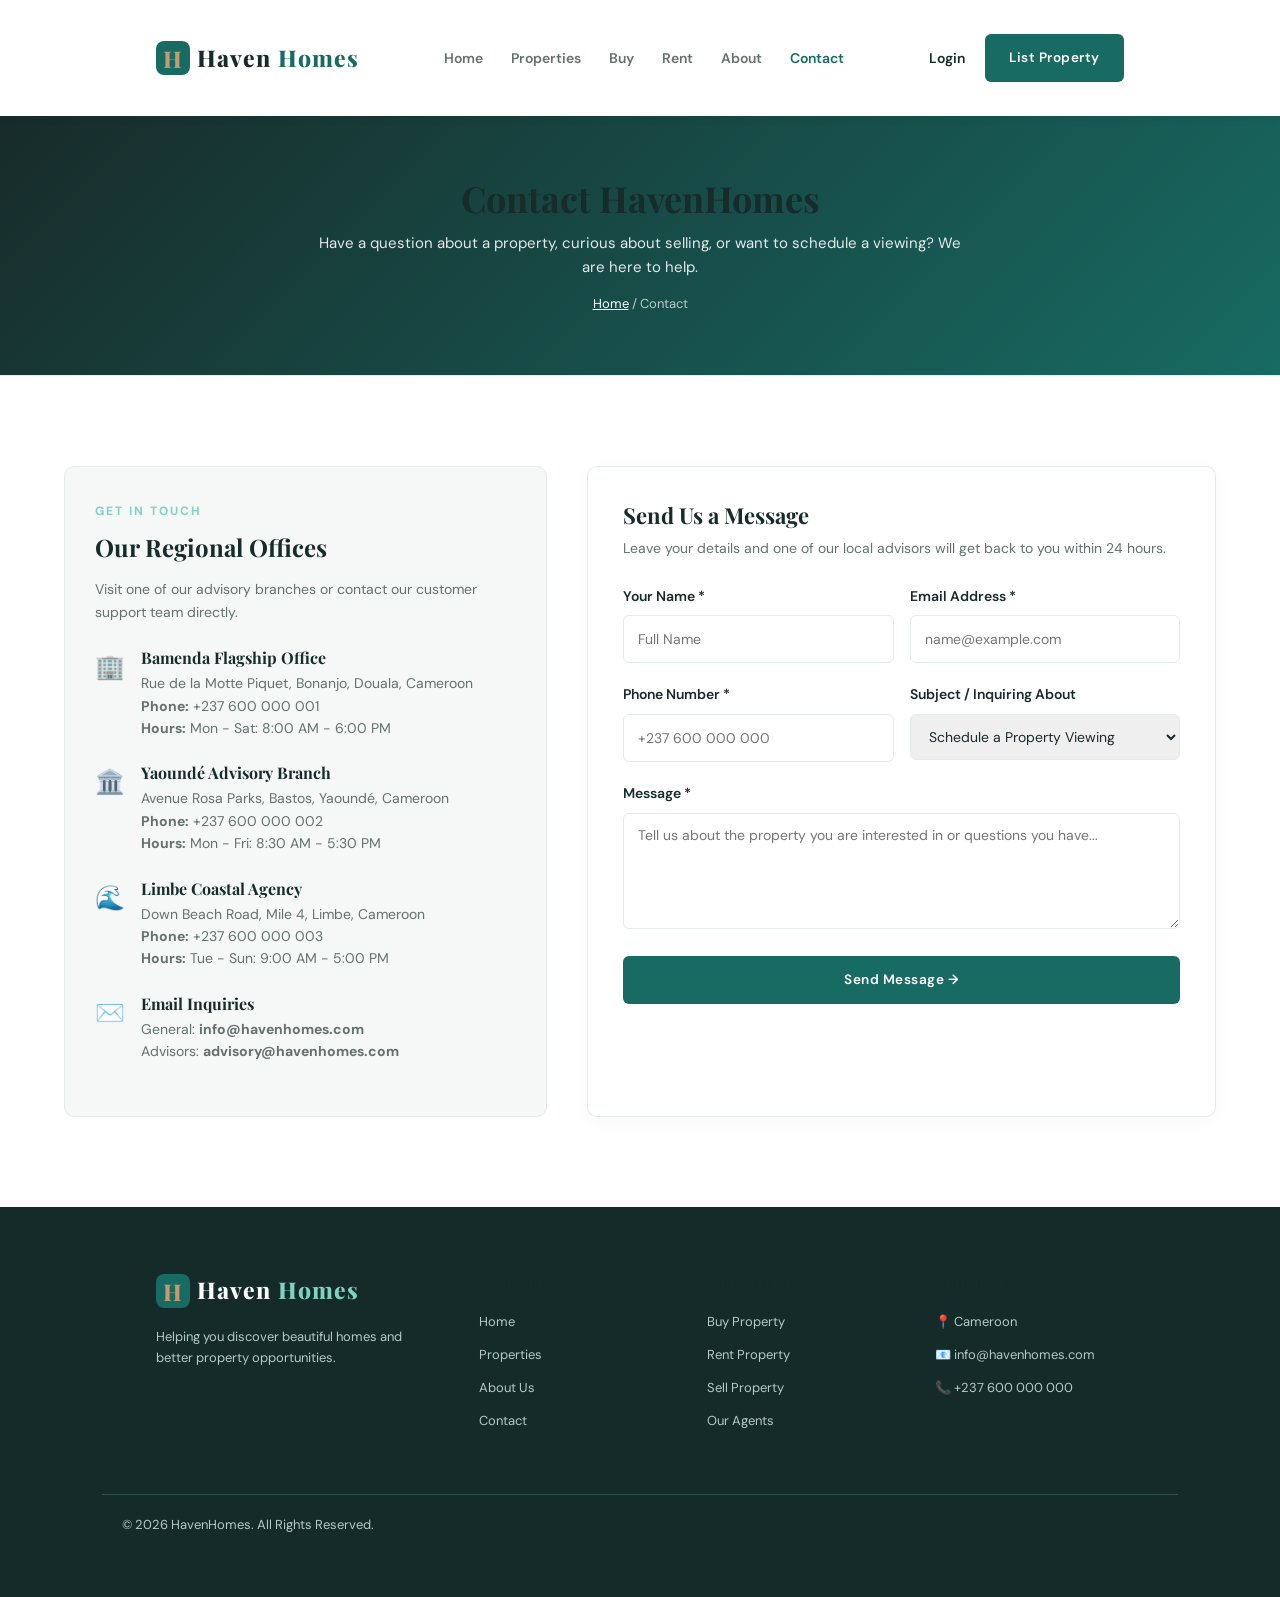
<file: contact.html>
<!DOCTYPE html>
<html lang="en">
<head>
    <meta charset="UTF-8">
    <meta name="viewport" content="width=device-width, initial-scale=1.0">
    <title>Contact Us | HavenHomes</title>
    <link rel="preconnect" href="https://fonts.googleapis.com">
    <link rel="preconnect" href="https://fonts.gstatic.com" crossorigin>
    <link href="https://fonts.googleapis.com/css2?family=DM+Sans:wght@400;500;600;700;800&display=swap" rel="stylesheet">
    <link rel="stylesheet" href="css/style.css">
    <link rel="stylesheet" href="real.css">
</head>
<body>

    <!-- NAVIGATION BAR -->
    <header class="header">
        <nav class="navbar container">

            <a href="index.html" class="logo">
                <span class="logo-icon">H</span>
                Haven<span>Homes</span>
            </a>

            <input type="checkbox" id="menuToggle" class="menu-checkbox" hidden>
            <label for="menuToggle" class="menu-toggle" aria-label="Open navigation">☰</label>

            <ul class="nav-links" id="navLinks">
                <li><a href="index.html">Home</a></li>
                <li><a href="properties.html">Properties</a></li>
                <li><a href="buy.html">Buy</a></li>
                <li><a href="rent.html">Rent</a></li>
                <li><a href="about.html">About</a></li>
                <li><a href="contact.html" class="active">Contact</a></li>
            </ul>

            <div class="nav-buttons">
                <a href="login.html" class="login-link">Login</a>
                <a href="sell.html" class="btn btn-primary">List Property</a>
            </div>

        </nav>
    </header>

    <!-- PAGE BANNER -->
    <section class="page-banner">
        <div class="container">
            <h1>Contact HavenHomes</h1>
            <p>Have a question about a property, curious about selling, or want to schedule a viewing? We are here to help.</p>
            <div class="breadcrumb">
                <a href="index.html">Home</a> / <span>Contact</span>
            </div>
        </div>
    </section>

    <!-- CONTACT SECTION -->
    <section class="section-padding">
        <div class="container">

            <div class="contact-grid">

                <!-- Left: Offices & Direct Info -->
                <div class="contact-info-card">
                    <span class="section-tag">GET IN TOUCH</span>
                    <h2 style="font-size: 24px; margin: 10px 0 16px;">Our Regional Offices</h2>
                    <p style="font-size: 14px; color: var(--text); margin-bottom: 25px;">
                        Visit one of our advisory branches or contact our customer support team directly.
                    </p>

                    <div class="contact-item">
                        <div class="contact-item-icon">🏢</div>
                        <div>
                            <h4>Bamenda Flagship Office</h4>
                            <p>Rue de la Motte Piquet, Bonanjo, Douala, Cameroon<br>
                               <strong>Phone:</strong> +237 600 000 001<br>
                               <strong>Hours:</strong> Mon - Sat: 8:00 AM - 6:00 PM</p>
                        </div>
                    </div>

                    <div class="contact-item">
                        <div class="contact-item-icon">🏛️</div>
                        <div>
                            <h4>Yaoundé Advisory Branch</h4>
                            <p>Avenue Rosa Parks, Bastos, Yaoundé, Cameroon<br>
                               <strong>Phone:</strong> +237 600 000 002<br>
                               <strong>Hours:</strong> Mon - Fri: 8:30 AM - 5:30 PM</p>
                        </div>
                    </div>

                    <div class="contact-item">
                        <div class="contact-item-icon">🌊</div>
                        <div>
                            <h4>Limbe Coastal Agency</h4>
                            <p>Down Beach Road, Mile 4, Limbe, Cameroon<br>
                               <strong>Phone:</strong> +237 600 000 003<br>
                               <strong>Hours:</strong> Tue - Sun: 9:00 AM - 5:00 PM</p>
                        </div>
                    </div>

                    <div class="contact-item">
                        <div class="contact-item-icon">✉️</div>
                        <div>
                            <h4>Email Inquiries</h4>
                            <p>General: <strong>info@havenhomes.com</strong><br>
                               Advisors: <strong>advisory@havenhomes.com</strong></p>
                        </div>
                    </div>
                </div>

                <!-- Right: Contact Form -->
                <div class="form-box">
                    <h2 style="font-size: 22px; margin-bottom: 8px;">Send Us a Message</h2>
                    <p style="font-size: 14px; color: var(--text); margin-bottom: 25px;">Leave your details and one of our local advisors will get back to you within 24 hours.</p>

                    <form action="#" method="POST" onsubmit="event.preventDefault(); alert('Thank you for contacting HavenHomes! We will respond shortly.'); this.reset();">

                        <div class="form-row">
                            <div class="form-group">
                                <label for="contactName">Your Name *</label>
                                <input type="text" id="contactName" required placeholder="Full Name">
                            </div>
                            <div class="form-group">
                                <label for="contactEmail">Email Address *</label>
                                <input type="email" id="contactEmail" required placeholder="name@example.com">
                            </div>
                        </div>

                        <div class="form-row">
                            <div class="form-group">
                                <label for="contactPhone">Phone Number *</label>
                                <input type="tel" id="contactPhone" required placeholder="+237 600 000 000">
                            </div>
                            <div class="form-group">
                                <label for="contactSubject">Subject / Inquiring About</label>
                                <select id="contactSubject">
                                    <option value="Viewing">Schedule a Property Viewing</option>
                                    <option value="Buying">Buying a Property</option>
                                    <option value="Renting">Renting an Apartment / House</option>
                                    <option value="Selling">Listing / Selling a Property</option>
                                    <option value="General">General Inquiry</option>
                                </select>
                            </div>
                        </div>

                        <div class="form-group">
                            <label for="contactMessage">Message *</label>
                            <textarea id="contactMessage" rows="5" required placeholder="Tell us about the property you are interested in or questions you have..."></textarea>
                        </div>

                        <button type="submit" class="btn btn-primary" style="width: 100%;">Send Message →</button>
                    </form>
                </div>

            </div>

        </div>
    </section>

    <!-- FOOTER -->
    <footer class="footer">
        <div class="container footer-grid">
            <div class="footer-about">
                <a href="index.html" class="logo footer-logo">
                    <span class="logo-icon">H</span>
                    Haven<span>Homes</span>
                </a>
                <p>
                    Helping you discover beautiful homes and better
                    property opportunities.
                </p>
            </div>

            <div>
                <h3>Quick Links</h3>
                <a href="index.html">Home</a>
                <a href="properties.html">Properties</a>
                <a href="about.html">About Us</a>
                <a href="contact.html">Contact</a>
            </div>

            <div>
                <h3>Our Services</h3>
                <a href="buy.html">Buy Property</a>
                <a href="rent.html">Rent Property</a>
                <a href="sell.html">Sell Property</a>
                <a href="agents.html">Our Agents</a>
            </div>

            <div>
                <h3>Contact Us</h3>
                <p>📍 Cameroon</p>
                <p>📧 info@havenhomes.com</p>
                <p>📞 +237 600 000 000</p>
            </div>
        </div>

        <div class="footer-bottom">
            <p>© 2026 HavenHomes. All Rights Reserved.</p>
        </div>
    </footer>

</body>
</html>
</file>
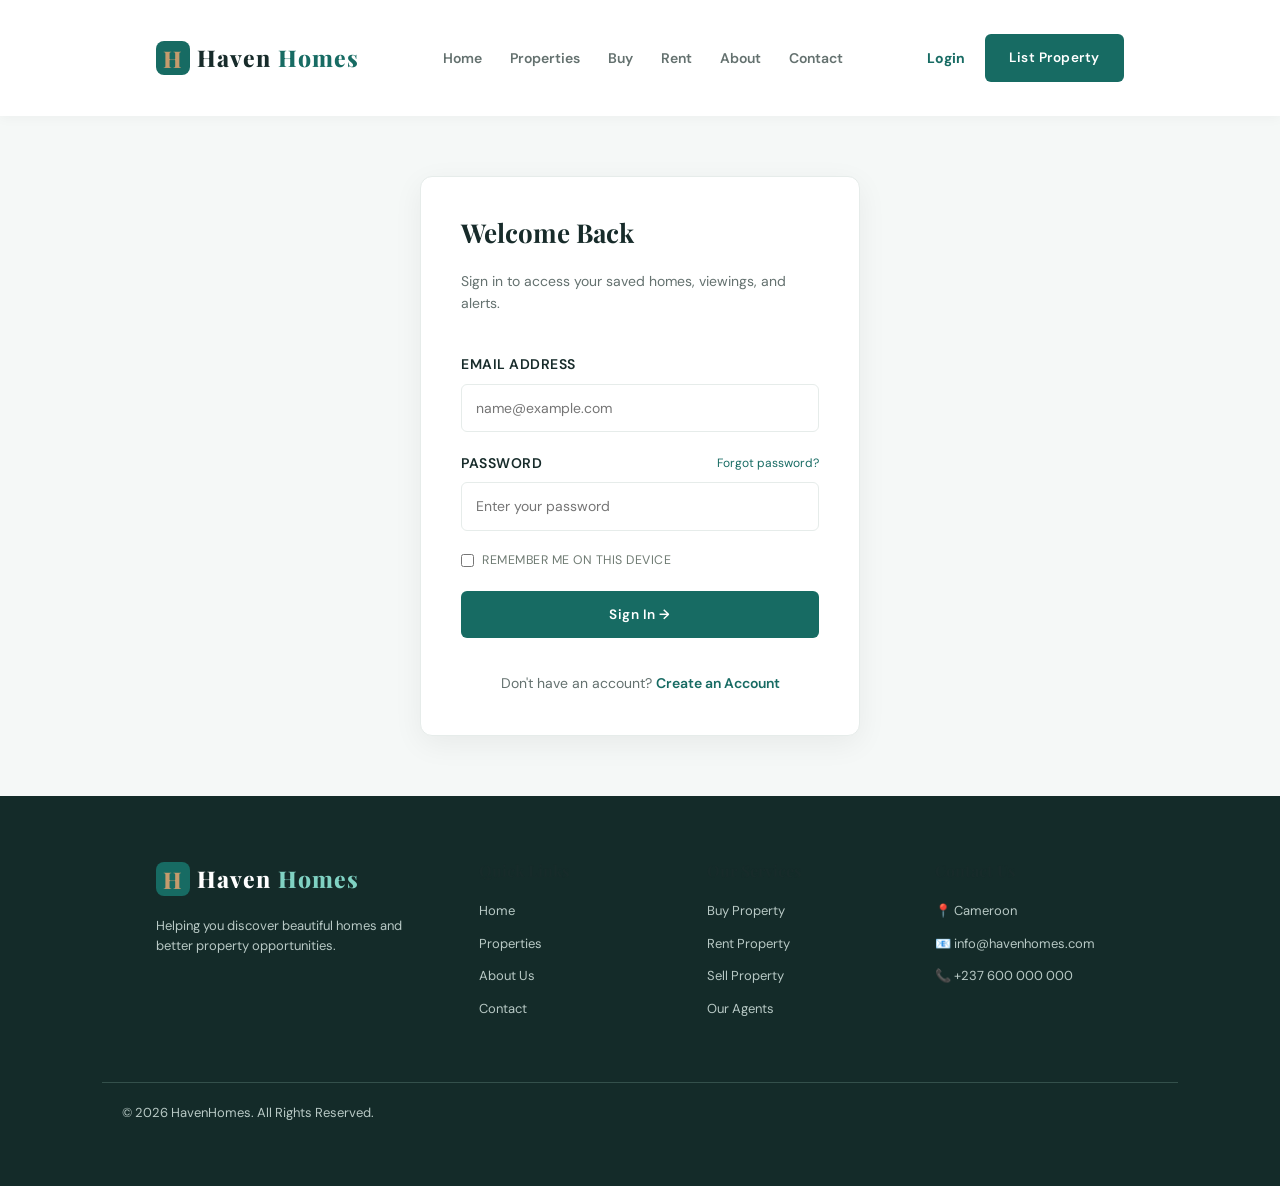
<file: login.html>
<!DOCTYPE html>
<html lang="en">
<head>
    <meta charset="UTF-8">
    <meta name="viewport" content="width=device-width, initial-scale=1.0">
    <title>Sign In | HavenHomes</title>
    <link rel="preconnect" href="https://fonts.googleapis.com">
    <link rel="preconnect" href="https://fonts.gstatic.com" crossorigin>
    <link href="https://fonts.googleapis.com/css2?family=DM+Sans:wght@400;500;600;700;800&display=swap" rel="stylesheet">
    <link rel="stylesheet" href="css/style.css">
    <link rel="stylesheet" href="real.css">
</head>
<body>

    <!-- NAVIGATION BAR -->
    <header class="header">
        <nav class="navbar container">

            <a href="index.html" class="logo">
                <span class="logo-icon">H</span>
                Haven<span>Homes</span>
            </a>

            <input type="checkbox" id="menuToggle" class="menu-checkbox" hidden>
            <label for="menuToggle" class="menu-toggle" aria-label="Open navigation">☰</label>

            <ul class="nav-links" id="navLinks">
                <li><a href="index.html">Home</a></li>
                <li><a href="properties.html">Properties</a></li>
                <li><a href="buy.html">Buy</a></li>
                <li><a href="rent.html">Rent</a></li>
                <li><a href="about.html">About</a></li>
                <li><a href="contact.html">Contact</a></li>
            </ul>

            <div class="nav-buttons">
                <a href="login.html" class="login-link" style="color: var(--primary); font-weight: 700;">Login</a>
                <a href="sell.html" class="btn btn-primary">List Property</a>
            </div>

        </nav>
    </header>

    <!-- AUTH WRAPPER -->
    <main class="auth-wrapper">
        <div class="auth-card">
            <h2>Welcome Back</h2>
            <p class="auth-sub">Sign in to access your saved homes, viewings, and alerts.</p>

            <form action="#" method="POST" onsubmit="event.preventDefault(); showModal('success', 'Signed In!', 'Welcome back to HavenHomes. Redirecting you to the homepage...'); setTimeout(function(){ window.location.href='index.html'; }, 2000);">

                <div class="form-group">
                    <label for="loginEmail">Email Address</label>
                    <input type="email" id="loginEmail" required placeholder="name@example.com">
                </div>

                <div class="form-group">
                    <div style="display: flex; justify-content: space-between; align-items: center; margin-bottom: 8px;">
                        <label for="loginPassword" style="margin-bottom: 0;">Password</label>
                        <a href="#" onclick="showModal('info', 'Reset Password', 'A password reset link has been sent to your email address.'); return false;" style="font-size: 12px; color: var(--primary);">Forgot password?</a>
                    </div>
                    <input type="password" id="loginPassword" required placeholder="Enter your password">
                </div>

                <div style="display: flex; align-items: center; gap: 8px; margin-bottom: 20px; font-size: 13px; color: var(--text);">
                    <input type="checkbox" id="rememberMe">
                    <label for="rememberMe" style="margin-bottom: 0; font-weight: 400; cursor: pointer;">Remember me on this device</label>
                </div>

                <button type="submit" class="btn btn-primary" style="width: 100%;">Sign In →</button>
            </form>

            <div class="auth-footer">
                Don't have an account? <a href="register.html">Create an Account</a>
            </div>
        </div>
    </main>

    <!-- FOOTER -->
    <footer class="footer">
        <div class="container footer-grid">
            <div class="footer-about">
                <a href="index.html" class="logo footer-logo">
                    <span class="logo-icon">H</span>
                    Haven<span>Homes</span>
                </a>
                <p>
                    Helping you discover beautiful homes and better
                    property opportunities.
                </p>
            </div>

            <div>
                <h3>Quick Links</h3>
                <a href="index.html">Home</a>
                <a href="properties.html">Properties</a>
                <a href="about.html">About Us</a>
                <a href="contact.html">Contact</a>
            </div>

            <div>
                <h3>Our Services</h3>
                <a href="buy.html">Buy Property</a>
                <a href="rent.html">Rent Property</a>
                <a href="sell.html">Sell Property</a>
                <a href="agents.html">Our Agents</a>
            </div>

            <div>
                <h3>Contact Us</h3>
                <p>📍 Cameroon</p>
                <p>📧 info@havenhomes.com</p>
                <p>📞 +237 600 000 000</p>
            </div>
        </div>

        <div class="footer-bottom">
            <p>© 2026 HavenHomes. All Rights Reserved.</p>
        </div>
    </footer>

    <!-- MODAL -->
    <div class="modal-overlay" id="modalOverlay">
        <div class="modal-box">
            <div class="modal-icon" id="modalIcon">✅</div>
            <h3 id="modalTitle">Title</h3>
            <p id="modalMessage">Message</p>
            <div class="modal-actions">
                <button class="btn btn-cancel" onclick="closeModal()">Close</button>
                <button class="btn btn-primary" onclick="closeModal()">OK</button>
            </div>
        </div>
    </div>

    <script>
        function showModal(type, title, message) {
            var icons = { success: '✅', info: 'ℹ️', error: '⚠️' };
            document.getElementById('modalIcon').textContent = icons[type] || 'ℹ️';
            document.getElementById('modalTitle').textContent = title;
            document.getElementById('modalMessage').textContent = message;
            document.getElementById('modalOverlay').classList.add('active');
        }

        function closeModal() {
            document.getElementById('modalOverlay').classList.remove('active');
        }

        document.getElementById('modalOverlay').addEventListener('click', function(e) {
            if (e.target === this) closeModal();
        });
    </script>

</body>
</html>
</file>
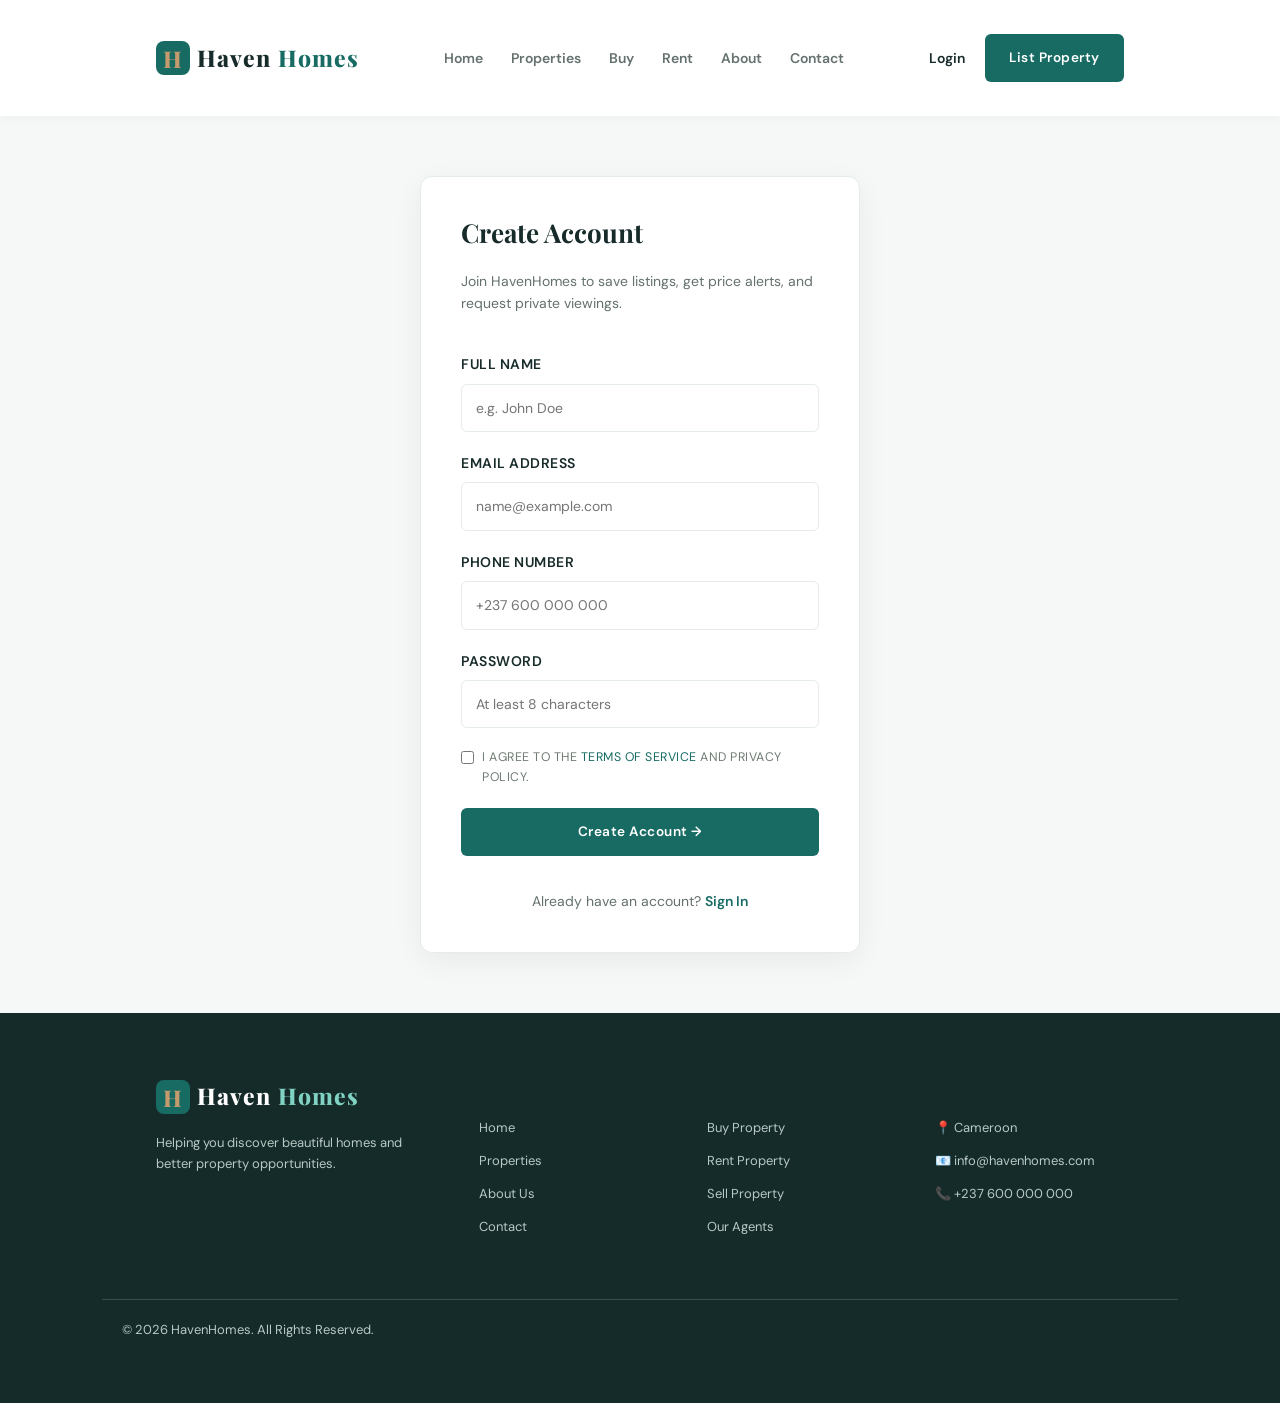
<file: register.html>
<!DOCTYPE html>
<html lang="en">
<head>
    <meta charset="UTF-8">
    <meta name="viewport" content="width=device-width, initial-scale=1.0">
    <title>Create Account | HavenHomes</title>
    <link rel="preconnect" href="https://fonts.googleapis.com">
    <link rel="preconnect" href="https://fonts.gstatic.com" crossorigin>
    <link href="https://fonts.googleapis.com/css2?family=DM+Sans:wght@400;500;600;700;800&display=swap" rel="stylesheet">
    <link rel="stylesheet" href="css/style.css">
    <link rel="stylesheet" href="real.css">
</head>
<body>

    <!-- NAVIGATION BAR -->
    <header class="header">
        <nav class="navbar container">

            <a href="index.html" class="logo">
                <span class="logo-icon">H</span>
                Haven<span>Homes</span>
            </a>

            <input type="checkbox" id="menuToggle" class="menu-checkbox" hidden>
            <label for="menuToggle" class="menu-toggle" aria-label="Open navigation">☰</label>

            <ul class="nav-links" id="navLinks">
                <li><a href="index.html">Home</a></li>
                <li><a href="properties.html">Properties</a></li>
                <li><a href="buy.html">Buy</a></li>
                <li><a href="rent.html">Rent</a></li>
                <li><a href="about.html">About</a></li>
                <li><a href="contact.html">Contact</a></li>
            </ul>

            <div class="nav-buttons">
                <a href="login.html" class="login-link">Login</a>
                <a href="sell.html" class="btn btn-primary">List Property</a>
            </div>

        </nav>
    </header>

    <!-- AUTH WRAPPER -->
    <main class="auth-wrapper">
        <div class="auth-card">
            <h2>Create Account</h2>
            <p class="auth-sub">Join HavenHomes to save listings, get price alerts, and request private viewings.</p>

            <form action="#" method="POST" onsubmit="event.preventDefault(); showModal('success', 'Account Created!', 'Welcome to HavenHomes. Redirecting you to sign in...'); setTimeout(function(){ window.location.href='login.html'; }, 2000);">

                <div class="form-group">
                    <label for="registerName">Full Name</label>
                    <input type="text" id="registerName" required placeholder="e.g. John Doe">
                </div>

                <div class="form-group">
                    <label for="registerEmail">Email Address</label>
                    <input type="email" id="registerEmail" required placeholder="name@example.com">
                </div>

                <div class="form-group">
                    <label for="registerPhone">Phone Number</label>
                    <input type="tel" id="registerPhone" required placeholder="+237 600 000 000">
                </div>

                <div class="form-group">
                    <label for="registerPassword">Password</label>
                    <input type="password" id="registerPassword" required placeholder="At least 8 characters">
                </div>

                <div style="display: flex; align-items: flex-start; gap: 8px; margin-bottom: 20px; font-size: 13px; color: var(--text);">
                    <input type="checkbox" id="agreeTerms" required style="margin-top: 3px;">
                    <label for="agreeTerms" style="margin-bottom: 0; font-weight: 400; cursor: pointer;">
                        I agree to the <a href="#" onclick="showModal('info', 'Terms of Service', 'HavenHomes Terms of Service and Privacy Policy apply to all users of this platform.'); return false;" style="color: var(--primary);">Terms of Service</a> and Privacy Policy.
                    </label>
                </div>

                <button type="submit" class="btn btn-primary" style="width: 100%;">Create Account →</button>
            </form>

            <div class="auth-footer">
                Already have an account? <a href="login.html">Sign In</a>
            </div>
        </div>
    </main>

    <!-- FOOTER -->
    <footer class="footer">
        <div class="container footer-grid">
            <div class="footer-about">
                <a href="index.html" class="logo footer-logo">
                    <span class="logo-icon">H</span>
                    Haven<span>Homes</span>
                </a>
                <p>
                    Helping you discover beautiful homes and better
                    property opportunities.
                </p>
            </div>

            <div>
                <h3>Quick Links</h3>
                <a href="index.html">Home</a>
                <a href="properties.html">Properties</a>
                <a href="about.html">About Us</a>
                <a href="contact.html">Contact</a>
            </div>

            <div>
                <h3>Our Services</h3>
                <a href="buy.html">Buy Property</a>
                <a href="rent.html">Rent Property</a>
                <a href="sell.html">Sell Property</a>
                <a href="agents.html">Our Agents</a>
            </div>

            <div>
                <h3>Contact Us</h3>
                <p>📍 Cameroon</p>
                <p>📧 info@havenhomes.com</p>
                <p>📞 +237 600 000 000</p>
            </div>
        </div>

        <div class="footer-bottom">
            <p>© 2026 HavenHomes. All Rights Reserved.</p>
        </div>
    </footer>

    <!-- MODAL -->
    <div class="modal-overlay" id="modalOverlay">
        <div class="modal-box">
            <div class="modal-icon" id="modalIcon">✅</div>
            <h3 id="modalTitle">Title</h3>
            <p id="modalMessage">Message</p>
            <div class="modal-actions">
                <button class="btn btn-cancel" onclick="closeModal()">Close</button>
                <button class="btn btn-primary" onclick="closeModal()">OK</button>
            </div>
        </div>
    </div>

    <script>
        function showModal(type, title, message) {
            var icons = { success: '✅', info: 'ℹ️', error: '⚠️' };
            document.getElementById('modalIcon').textContent = icons[type] || 'ℹ️';
            document.getElementById('modalTitle').textContent = title;
            document.getElementById('modalMessage').textContent = message;
            document.getElementById('modalOverlay').classList.add('active');
        }

        function closeModal() {
            document.getElementById('modalOverlay').classList.remove('active');
        }

        document.getElementById('modalOverlay').addEventListener('click', function(e) {
            if (e.target === this) closeModal();
        });
    </script>

</body>
</html>
</file>
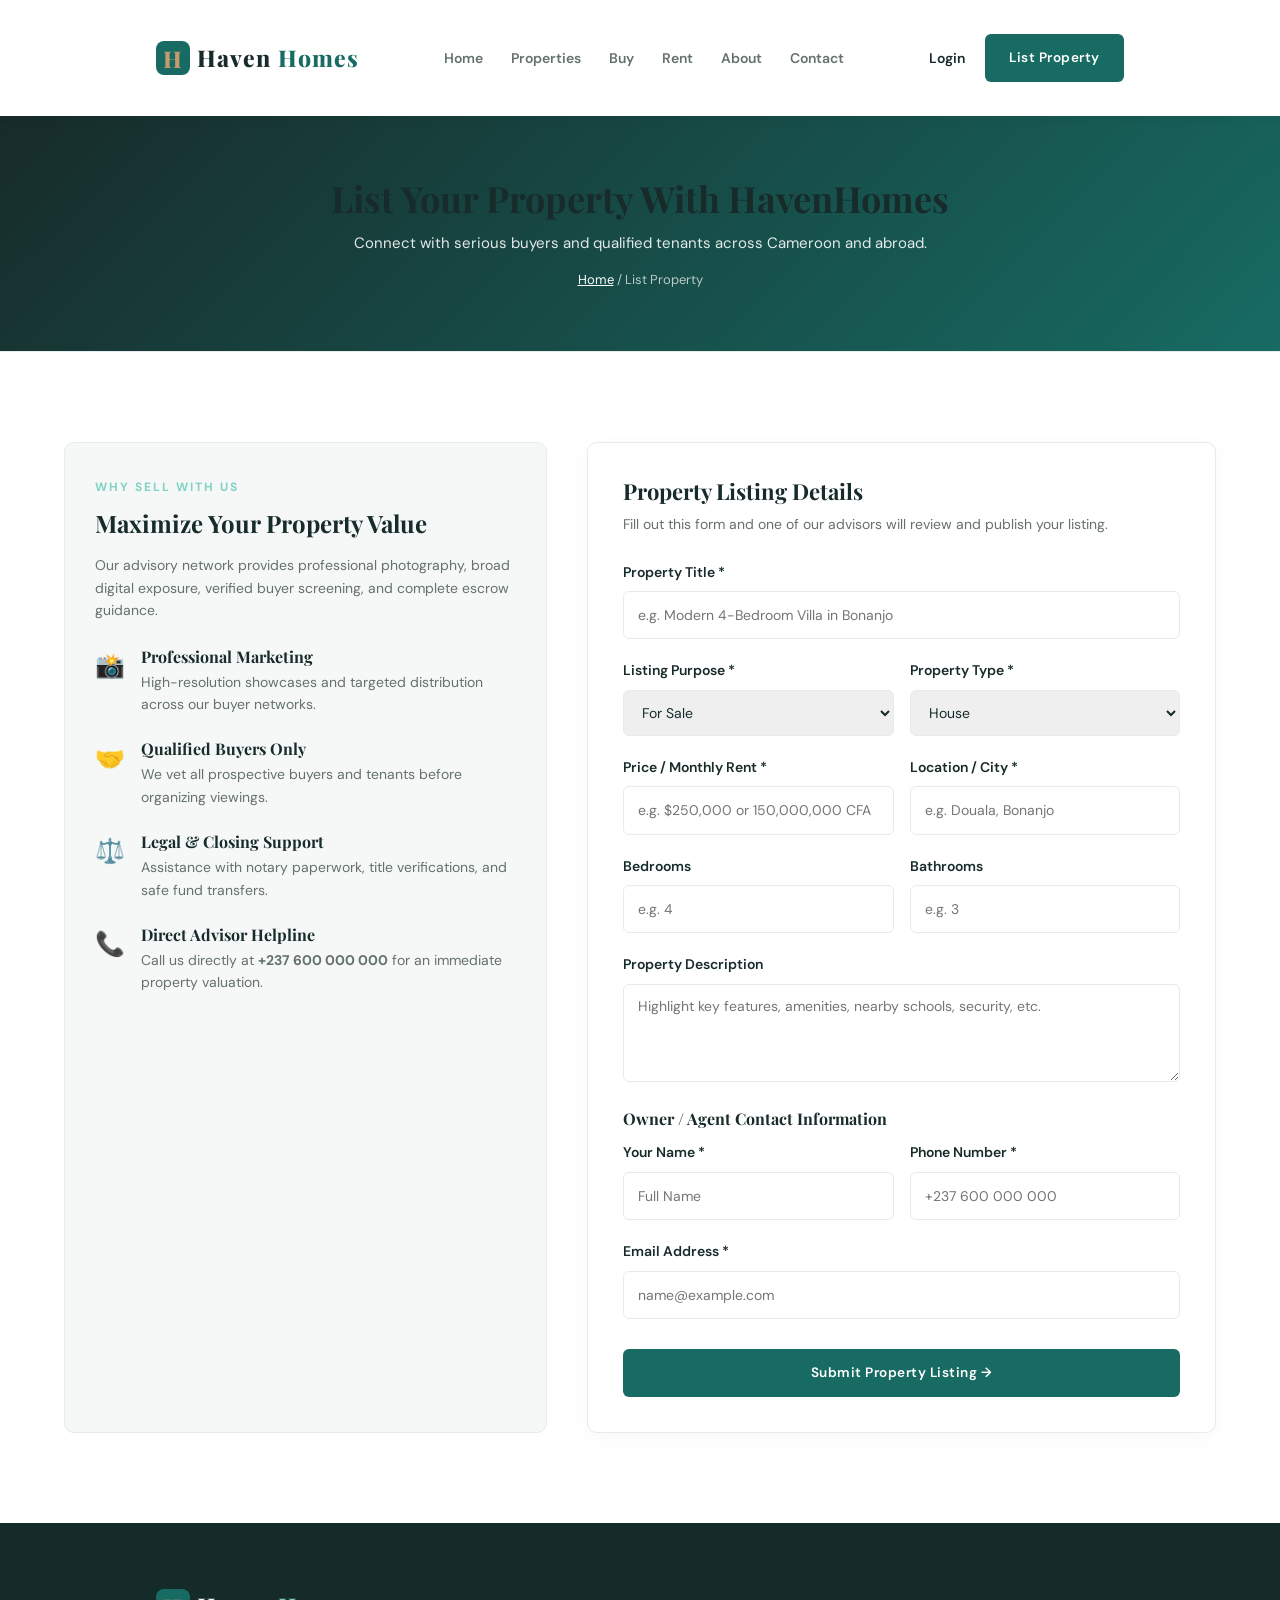
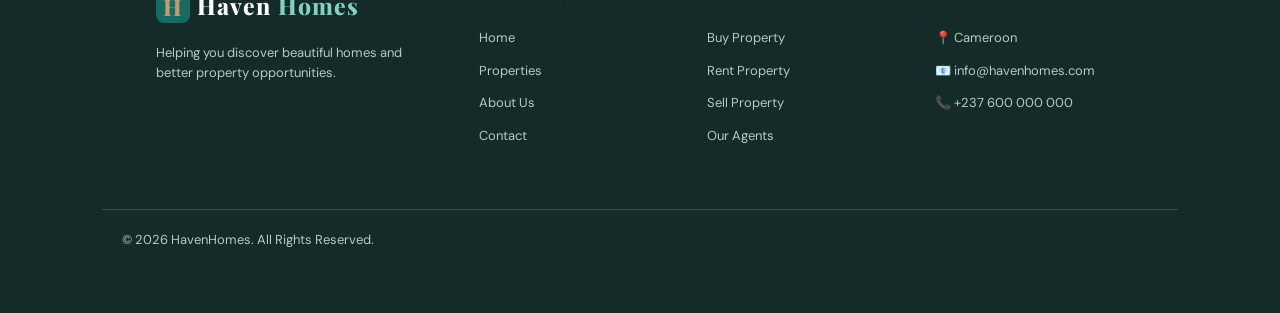
<file: sell.html>
<!DOCTYPE html>
<html lang="en">
<head>
    <meta charset="UTF-8">
    <meta name="viewport" content="width=device-width, initial-scale=1.0">
    <title>List Your Property | HavenHomes</title>
    <link rel="preconnect" href="https://fonts.googleapis.com">
    <link rel="preconnect" href="https://fonts.gstatic.com" crossorigin>
    <link href="https://fonts.googleapis.com/css2?family=DM+Sans:wght@400;500;600;700;800&display=swap" rel="stylesheet">
    <link rel="stylesheet" href="css/style.css">
    <link rel="stylesheet" href="real.css">
</head>
<body>

    <!-- NAVIGATION BAR -->
    <header class="header">
        <nav class="navbar container">

            <a href="index.html" class="logo">
                <span class="logo-icon">H</span>
                Haven<span>Homes</span>
            </a>

            <input type="checkbox" id="menuToggle" class="menu-checkbox" hidden>
            <label for="menuToggle" class="menu-toggle" aria-label="Open navigation">☰</label>

            <ul class="nav-links" id="navLinks">
                <li><a href="index.html">Home</a></li>
                <li><a href="properties.html">Properties</a></li>
                <li><a href="buy.html">Buy</a></li>
                <li><a href="rent.html">Rent</a></li>
                <li><a href="about.html">About</a></li>
                <li><a href="contact.html">Contact</a></li>
            </ul>

            <div class="nav-buttons">
                <a href="login.html" class="login-link">Login</a>
                <a href="sell.html" class="btn btn-primary">List Property</a>
            </div>

        </nav>
    </header>

    <!-- PAGE BANNER -->
    <section class="page-banner">
        <div class="container">
            <h1>List Your Property With HavenHomes</h1>
            <p>Connect with serious buyers and qualified tenants across Cameroon and abroad.</p>
            <div class="breadcrumb">
                <a href="index.html">Home</a> / <span>List Property</span>
            </div>
        </div>
    </section>

    <!-- LISTING FORM SECTION -->
    <section class="section-padding">
        <div class="container">

            <div class="contact-grid">

                <!-- Left: Benefits -->
                <div class="contact-info-card">
                    <span class="section-tag">WHY SELL WITH US</span>
                    <h2 style="font-size: 24px; margin: 10px 0 16px;">Maximize Your Property Value</h2>
                    <p style="font-size: 14px; color: var(--text); margin-bottom: 25px;">
                        Our advisory network provides professional photography, broad digital exposure, verified buyer screening, and complete escrow guidance.
                    </p>

                    <div class="contact-item">
                        <div class="contact-item-icon">📸</div>
                        <div>
                            <h4>Professional Marketing</h4>
                            <p>High-resolution showcases and targeted distribution across our buyer networks.</p>
                        </div>
                    </div>

                    <div class="contact-item">
                        <div class="contact-item-icon">🤝</div>
                        <div>
                            <h4>Qualified Buyers Only</h4>
                            <p>We vet all prospective buyers and tenants before organizing viewings.</p>
                        </div>
                    </div>

                    <div class="contact-item">
                        <div class="contact-item-icon">⚖️</div>
                        <div>
                            <h4>Legal & Closing Support</h4>
                            <p>Assistance with notary paperwork, title verifications, and safe fund transfers.</p>
                        </div>
                    </div>

                    <div class="contact-item">
                        <div class="contact-item-icon">📞</div>
                        <div>
                            <h4>Direct Advisor Helpline</h4>
                            <p>Call us directly at <strong>+237 600 000 000</strong> for an immediate property valuation.</p>
                        </div>
                    </div>
                </div>

                <!-- Right: Property Submission Form -->
                <div class="form-box">
                    <h2 style="font-size: 22px; margin-bottom: 8px;">Property Listing Details</h2>
                    <p style="font-size: 14px; color: var(--text); margin-bottom: 25px;">Fill out this form and one of our advisors will review and publish your listing.</p>

                    <form action="#" method="POST" onsubmit="event.preventDefault(); alert('Thank you! Your property listing has been submitted for review.'); this.reset();">

                        <div class="form-group">
                            <label for="propTitle">Property Title *</label>
                            <input type="text" id="propTitle" required placeholder="e.g. Modern 4-Bedroom Villa in Bonanjo">
                        </div>

                        <div class="form-row">
                            <div class="form-group">
                                <label for="propPurpose">Listing Purpose *</label>
                                <select id="propPurpose" required>
                                    <option value="Sale">For Sale</option>
                                    <option value="Rent">For Rent</option>
                                </select>
                            </div>
                            <div class="form-group">
                                <label for="propType">Property Type *</label>
                                <select id="propType" required>
                                    <option value="House">House</option>
                                    <option value="Apartment">Apartment</option>
                                    <option value="Villa">Villa</option>
                                    <option value="Land">Land / Plot</option>
                                    <option value="Commercial">Commercial Space</option>
                                </select>
                            </div>
                        </div>

                        <div class="form-row">
                            <div class="form-group">
                                <label for="propPrice">Price / Monthly Rent *</label>
                                <input type="text" id="propPrice" required placeholder="e.g. $250,000 or 150,000,000 CFA">
                            </div>
                            <div class="form-group">
                                <label for="propLocation">Location / City *</label>
                                <input type="text" id="propLocation" required placeholder="e.g. Douala, Bonanjo">
                            </div>
                        </div>

                        <div class="form-row">
                            <div class="form-group">
                                <label for="propBeds">Bedrooms</label>
                                <input type="number" id="propBeds" min="0" placeholder="e.g. 4">
                            </div>
                            <div class="form-group">
                                <label for="propBaths">Bathrooms</label>
                                <input type="number" id="propBaths" min="0" placeholder="e.g. 3">
                            </div>
                        </div>

                        <div class="form-group">
                            <label for="propDesc">Property Description</label>
                            <textarea id="propDesc" rows="4" placeholder="Highlight key features, amenities, nearby schools, security, etc."></textarea>
                        </div>

                        <h3 style="font-size: 16px; margin: 20px 0 12px; color: var(--dark);">Owner / Agent Contact Information</h3>

                        <div class="form-row">
                            <div class="form-group">
                                <label for="ownerName">Your Name *</label>
                                <input type="text" id="ownerName" required placeholder="Full Name">
                            </div>
                            <div class="form-group">
                                <label for="ownerPhone">Phone Number *</label>
                                <input type="tel" id="ownerPhone" required placeholder="+237 600 000 000">
                            </div>
                        </div>

                        <div class="form-group">
                            <label for="ownerEmail">Email Address *</label>
                            <input type="email" id="ownerEmail" required placeholder="name@example.com">
                        </div>

                        <button type="submit" class="btn btn-primary" style="width: 100%; margin-top: 10px;">
                            Submit Property Listing →
                        </button>
                    </form>
                </div>

            </div>

        </div>
    </section>

    <!-- FOOTER -->
    <footer class="footer">
        <div class="container footer-grid">
            <div class="footer-about">
                <a href="index.html" class="logo footer-logo">
                    <span class="logo-icon">H</span>
                    Haven<span>Homes</span>
                </a>
                <p>
                    Helping you discover beautiful homes and better
                    property opportunities.
                </p>
            </div>

            <div>
                <h3>Quick Links</h3>
                <a href="index.html">Home</a>
                <a href="properties.html">Properties</a>
                <a href="about.html">About Us</a>
                <a href="contact.html">Contact</a>
            </div>

            <div>
                <h3>Our Services</h3>
                <a href="buy.html">Buy Property</a>
                <a href="rent.html">Rent Property</a>
                <a href="sell.html">Sell Property</a>
                <a href="agents.html">Our Agents</a>
            </div>

            <div>
                <h3>Contact Us</h3>
                <p>📍 Cameroon</p>
                <p>📧 info@havenhomes.com</p>
                <p>📞 +237 600 000 000</p>
            </div>
        </div>

        <div class="footer-bottom">
            <p>© 2026 HavenHomes. All Rights Reserved.</p>
        </div>
    </footer>

</body>
</html>
</file>
<file: css/style.css>
/* HAVEN REAL ESTATE - STYLESHEET */
@import url('https://fonts.googleapis.com/css2?family=DM+Sans:ital,wght@0,400;0,500;0,600;0,700;1,400&family=Playfair+Display:ital,wght@0,500;0,600;0,700;1,600&display=swap');

:root {
  --green: #254d38;
  --green-hover: #1b3929;
  --green-light: #eaf1ec;
  --light-green: #6c8a74;
  --dark: #16221b;
  --cream: #f7f6f0;
  --cream-dark: #eeede4;
  --text: #222d25;
  --text-muted: #6f7b73;
  --border: #e2e6e2;
  --border-focus: #254d38;
  --white: #ffffff;
  --accent: #c59b6d;
  --accent-light: #f9f5f0;
  --danger: #d9534f;
  --shadow-sm: 0 2px 8px rgba(0, 0, 0, 0.05);
  --shadow-md: 0 8px 24px rgba(0, 0, 0, 0.08);
  --shadow-lg: 0 16px 40px rgba(0, 0, 0, 0.12);
  --radius-sm: 6px;
  --radius-md: 10px;
  --radius-lg: 16px;
  --radius-full: 9999px;
  --transition: all 0.25s cubic-bezier(0.25, 0.8, 0.25, 1);
}

*, *::before, *::after {
  margin: 0;
  padding: 0;
  box-sizing: border-box;
}

html {
  scroll-behavior: smooth;
  font-size: 16px;
}

body {
  font-family: 'DM Sans', -apple-system, BlinkMacSystemFont, 'Segoe UI', Roboto, sans-serif;
  color: var(--text);
  background-color: var(--white);
  line-height: 1.6;
  -webkit-font-smoothing: antialiased;
  overflow-x: hidden;
}

a {
  text-decoration: none;
  color: inherit;
  transition: var(--transition);
}

img {
  max-width: 100%;
  height: auto;
  display: block;
}

button, input, select, textarea {
  font-family: inherit;
  font-size: inherit;
  color: inherit;
}

/* ==========================================================================
   TYPOGRAPHY & UTILITIES
   ========================================================================== */
h1, h2, h3, h4, h5, h6 {
  font-family: 'Playfair Display', Georgia, serif;
  font-weight: 700;
  color: var(--dark);
  line-height: 1.25;
}

.eyebrow {
  display: inline-block;
  color: var(--light-green);
  font-size: 0.75rem;
  font-weight: 700;
  letter-spacing: 2px;
  text-transform: uppercase;
  margin-bottom: 0.75rem;
}

.eyebrow-accent {
  color: var(--accent);
}

.section {
  padding: 80px 8%;
}

.section-heading {
  display: flex;
  justify-content: space-between;
  align-items: flex-end;
  gap: 20px;
  margin-bottom: 40px;
}

.section-heading h2 {
  font-size: clamp(2rem, 3.5vw, 2.75rem);
}

.muted {
  color: var(--text-muted);
  font-size: 0.95rem;
}

.text-link {
  display: inline-flex;
  align-items: center;
  gap: 6px;
  font-size: 0.875rem;
  font-weight: 700;
  color: var(--green);
}

.text-link:hover {
  color: var(--accent);
  transform: translateX(4px);
}

/* ==========================================================================
   BUTTONS
   ========================================================================== */
.btn {
  display: inline-flex;
  align-items: center;
  justify-content: center;
  gap: 8px;
  padding: 13px 26px;
  background-color: var(--green);
  color: var(--white);
  border: 1px solid var(--green);
  border-radius: var(--radius-sm);
  cursor: pointer;
  font-size: 0.85rem;
  font-weight: 700;
  letter-spacing: 0.5px;
  transition: var(--transition);
  text-align: center;
  white-space: nowrap;
}

.btn:hover {
  background-color: var(--green-hover);
  border-color: var(--green-hover);
  transform: translateY(-2px);
  box-shadow: 0 6px 18px rgba(37, 77, 56, 0.25);
  color: var(--white);
}

.btn:active {
  transform: translateY(0);
}

.btn-white {
  background-color: var(--white);
  color: var(--green);
  border-color: var(--white);
}

.btn-white:hover {
  background-color: var(--cream);
  color: var(--green-hover);
}

.btn-outline {
  background-color: transparent;
  color: var(--green);
  border: 1px solid var(--green);
}

.btn-outline:hover {
  background-color: var(--green);
  color: var(--white);
}

.btn-sm {
  padding: 8px 16px;
  font-size: 0.8rem;
}

.btn-accent {
  background-color: var(--accent);
  border-color: var(--accent);
  color: var(--white);
}

.btn-accent:hover {
  background-color: #b08759;
  border-color: #b08759;
  color: var(--white);
}

.btn-danger {
  background-color: var(--danger);
  border-color: var(--danger);
  color: var(--white);
}

.btn-danger:hover {
  background-color: #c9302c;
  color: var(--white);
}

/* ==========================================================================
   HEADER & NAVIGATION
   ========================================================================== */
.header {
  display: flex;
  justify-content: space-between;
  align-items: center;
  padding: 18px 8%;
  background-color: var(--white);
  position: sticky;
  top: 0;
  z-index: 500;
  box-shadow: 0 2px 14px rgba(0, 0, 0, 0.05);
  transition: var(--transition);
}

.logo {
  font-family: 'Playfair Display', Georgia, serif;
  font-size: 1.75rem;
  font-weight: 700;
  letter-spacing: 1px;
  color: var(--dark);
  display: flex;
  align-items: center;
}

.logo span {
  color: var(--accent);
}

.header-right {
  display: flex;
  align-items: center;
  gap: 24px;
}

.navigation {
  display: flex;
  align-items: center;
  gap: 28px;
}

.navigation a {
  font-size: 0.875rem;
  font-weight: 600;
  color: #4f5b53;
  position: relative;
  padding: 6px 0;
}

.navigation a::after {
  content: '';
  position: absolute;
  bottom: 0;
  left: 0;
  width: 0;
  height: 2px;
  background-color: var(--green);
  transition: var(--transition);
}

.navigation a:hover,
.navigation a.active {
  color: var(--green);
}

.navigation a.active::after,
.navigation a:hover::after {
  width: 100%;
}

.header-actions {
  display: flex;
  align-items: center;
  gap: 12px;
}

/* Saved Favorites Header Button */
.fav-btn-header {
  display: flex;
  align-items: center;
  gap: 6px;
  padding: 8px 14px;
  background-color: var(--cream);
  border: 1px solid var(--border);
  border-radius: var(--radius-full);
  font-size: 0.8rem;
  font-weight: 600;
  color: var(--text);
  cursor: pointer;
  transition: var(--transition);
}

.fav-btn-header:hover {
  background-color: #eee9e0;
  border-color: #d8dcd7;
}

.fav-count-badge {
  background-color: var(--green);
  color: var(--white);
  border-radius: var(--radius-full);
  font-size: 0.7rem;
  font-weight: 700;
  min-width: 18px;
  height: 18px;
  padding: 0 5px;
  display: inline-flex;
  align-items: center;
  justify-content: center;
}

/* User Account Button & Dropdown in Header */
.user-menu-wrapper {
  position: relative;
}

.user-nav-btn {
  display: flex;
  align-items: center;
  gap: 8px;
  padding: 8px 16px;
  border: 1px solid var(--green);
  border-radius: var(--radius-sm);
  background: transparent;
  color: var(--green);
  font-size: 0.825rem;
  font-weight: 700;
  cursor: pointer;
  transition: var(--transition);
}

.user-nav-btn:hover,
.user-nav-btn.active {
  background-color: var(--green);
  color: var(--white);
}

.user-dropdown {
  position: absolute;
  top: calc(100% + 10px);
  right: 0;
  background: var(--white);
  border: 1px solid var(--border);
  border-radius: var(--radius-md);
  box-shadow: var(--shadow-lg);
  width: 210px;
  padding: 8px 0;
  display: none;
  flex-direction: column;
  z-index: 600;
}

.user-dropdown.show {
  display: flex;
  animation: dropFade 0.2s ease;
}

@keyframes dropFade {
  from { opacity: 0; transform: translateY(-8px); }
  to { opacity: 1; transform: translateY(0); }
}

.user-dropdown-header {
  padding: 10px 16px;
  border-bottom: 1px solid var(--border);
  font-size: 0.8rem;
}

.user-dropdown-header strong {
  display: block;
  color: var(--dark);
}

.user-dropdown-header span {
  color: var(--text-muted);
  font-size: 0.75rem;
}

.user-dropdown a,
.user-dropdown button {
  padding: 10px 16px;
  font-size: 0.825rem;
  color: var(--text);
  display: flex;
  align-items: center;
  gap: 10px;
  background: none;
  border: none;
  width: 100%;
  text-align: left;
  cursor: pointer;
  transition: var(--transition);
}

.user-dropdown a:hover,
.user-dropdown button:hover {
  background-color: var(--cream);
  color: var(--green);
}

.menu-toggle {
  display: none;
  background: none;
  border: none;
  font-size: 1.6rem;
  cursor: pointer;
  color: var(--dark);
  padding: 4px;
}

/* ==========================================================================
   HERO SECTION
   ========================================================================== */
.hero {
  min-height: 600px;
  display: flex;
  align-items: center;
  padding: 80px 8%;
  color: var(--white);
  background: linear-gradient(135deg, rgba(20, 35, 27, 0.88), rgba(20, 35, 27, 0.45)),
              url('https://images.unsplash.com/photo-1600607687920-4e2a09cf159d?w=1800') center/cover no-repeat;
  position: relative;
}

.hero-content {
  max-width: 660px;
}

.hero-content h1 {
  font-size: clamp(2.5rem, 5.5vw, 4.2rem);
  line-height: 1.1;
  margin-bottom: 20px;
  color: var(--white);
}

.hero-content p {
  font-size: 1.05rem;
  line-height: 1.8;
  color: #e5ede7;
  margin-bottom: 28px;
}

.hero-buttons {
  display: flex;
  gap: 14px;
  flex-wrap: wrap;
}

.hero-stats {
  display: flex;
  gap: 36px;
  margin-top: 48px;
  padding-top: 30px;
  border-top: 1px solid rgba(255, 255, 255, 0.2);
}

.hero-stat-item strong {
  display: block;
  font-size: 1.75rem;
  font-family: 'Playfair Display', serif;
  color: var(--white);
}

.hero-stat-item span {
  font-size: 0.8rem;
  color: #ccd7d0;
  text-transform: uppercase;
  letter-spacing: 1px;
}

/* ==========================================================================
   SEARCH BAR SECTION
   ========================================================================== */
.search-section {
  padding: 32px 8%;
  background: var(--cream);
  border-bottom: 1px solid var(--border);
}

.search-section form {
  display: grid;
  grid-template-columns: 1.6fr 1fr 1fr 1fr auto;
  gap: 16px;
  align-items: end;
  background: var(--white);
  padding: 22px;
  border-radius: var(--radius-md);
  box-shadow: var(--shadow-sm);
  border: 1px solid var(--border);
}

.search-section label,
.contact-form label,
.auth-card label,
.modal-form label {
  display: block;
  font-size: 0.775rem;
  font-weight: 700;
  letter-spacing: 0.5px;
  text-transform: uppercase;
  color: var(--text-muted);
  margin-bottom: 6px;
}

.search-section input,
.search-section select,
.filter-panel input,
.filter-panel select,
.modal-form input,
.modal-form select,
.modal-form textarea {
  width: 100%;
  padding: 12px 14px;
  border: 1px solid var(--border);
  border-radius: var(--radius-sm);
  background-color: var(--white);
  color: var(--text);
  outline: none;
  transition: var(--transition);
}

.search-section input:focus,
.search-section select:focus,
.filter-panel input:focus,
.filter-panel select:focus,
.modal-form input:focus,
.modal-form select:focus,
.modal-form textarea:focus {
  border-color: var(--green);
  box-shadow: 0 0 0 3px rgba(37, 77, 56, 0.1);
}

/* ==========================================================================
   PROPERTY CATEGORIES CAROUSEL / GRID
   ========================================================================== */
.categories-grid {
  display: grid;
  grid-template-columns: repeat(4, 1fr);
  gap: 20px;
  margin-top: 30px;
}

.category-card {
  background: var(--cream);
  padding: 24px;
  border-radius: var(--radius-md);
  border: 1px solid var(--border);
  text-align: center;
  transition: var(--transition);
  display: block;
}

.category-card:hover {
  background: var(--white);
  transform: translateY(-4px);
  box-shadow: var(--shadow-md);
  border-color: var(--light-green);
}

.category-icon {
  font-size: 2rem;
  margin-bottom: 12px;
  color: var(--green);
}

.category-card h3 {
  font-size: 1.15rem;
  margin-bottom: 4px;
}

.category-card span {
  font-size: 0.8rem;
  color: var(--text-muted);
}

/* ==========================================================================
   PROPERTY CARDS & GRID
   ========================================================================== */
.property-grid {
  display: grid;
  grid-template-columns: repeat(3, 1fr);
  gap: 28px;
}

.property-card {
  border: 1px solid var(--border);
  border-radius: var(--radius-md);
  overflow: hidden;
  background: var(--white);
  transition: var(--transition);
  display: flex;
  flex-direction: column;
  position: relative;
}

.property-card:hover {
  transform: translateY(-6px);
  box-shadow: var(--shadow-lg);
  border-color: #d1d8d2;
}

.property-image-wrap {
  position: relative;
  height: 240px;
  overflow: hidden;
  display: block;
}

.property-image {
  width: 100%;
  height: 100%;
  background-position: center;
  background-size: cover;
  transition: transform 0.5s ease;
}

.property-card:hover .property-image {
  transform: scale(1.05);
}

.property-badge-group {
  position: absolute;
  top: 14px;
  left: 14px;
  display: flex;
  gap: 8px;
  z-index: 2;
}

.property-tag {
  background-color: rgba(255, 255, 255, 0.95);
  backdrop-filter: blur(4px);
  padding: 5px 10px;
  font-size: 0.725rem;
  font-weight: 700;
  text-transform: uppercase;
  letter-spacing: 0.5px;
  border-radius: var(--radius-sm);
  color: var(--dark);
}

.property-tag.tag-featured {
  background-color: var(--accent);
  color: var(--white);
}

.property-tag.tag-rent {
  background-color: var(--green);
  color: var(--white);
}

/* Floating Card Actions: Favorite & Quick View */
.property-card-actions {
  position: absolute;
  top: 14px;
  right: 14px;
  display: flex;
  flex-direction: column;
  gap: 8px;
  z-index: 2;
}

.action-icon-btn {
  width: 36px;
  height: 36px;
  border-radius: var(--radius-full);
  background: rgba(255, 255, 255, 0.92);
  backdrop-filter: blur(4px);
  border: none;
  cursor: pointer;
  display: flex;
  align-items: center;
  justify-content: center;
  font-size: 1.05rem;
  color: var(--text);
  box-shadow: 0 2px 8px rgba(0,0,0,0.15);
  transition: var(--transition);
}

.action-icon-btn:hover {
  background: var(--white);
  transform: scale(1.1);
  color: var(--green);
}

.action-icon-btn.is-fav {
  color: var(--danger);
  background: var(--white);
}

.property-info {
  padding: 22px;
  display: flex;
  flex-direction: column;
  flex-grow: 1;
}

.property-info h3 {
  font-size: 1.25rem;
  margin-bottom: 6px;
  color: var(--dark);
}

.property-info h3 a:hover {
  color: var(--green);
}

.property-location {
  font-size: 0.85rem;
  color: var(--text-muted);
  margin-bottom: 16px;
  display: flex;
  align-items: center;
  gap: 4px;
}

.property-meta {
  display: flex;
  align-items: center;
  flex-wrap: wrap;
  gap: 16px;
  font-size: 0.8rem;
  color: var(--text-muted);
  padding: 12px 0;
  border-top: 1px solid var(--border);
  border-bottom: 1px solid var(--border);
  margin-bottom: 16px;
}

.property-meta span {
  display: flex;
  align-items: center;
  gap: 5px;
}

.property-bottom {
  display: flex;
  justify-content: space-between;
  align-items: center;
  gap: 10px;
  margin-top: auto;
}

.property-price {
  font-size: 1.25rem;
  font-weight: 700;
  color: var(--green);
}

.property-bottom .btn-link {
  font-size: 0.825rem;
  font-weight: 700;
  color: var(--green);
  display: inline-flex;
  align-items: center;
  gap: 4px;
}

.property-bottom .btn-link:hover {
  color: var(--accent);
}

/* List View Variant */
.property-grid.list-view {
  grid-template-columns: 1fr;
  gap: 20px;
}

.property-grid.list-view .property-card {
  flex-direction: row;
}

.property-grid.list-view .property-image-wrap {
  width: 320px;
  min-width: 320px;
  height: auto;
}

@media (max-width: 768px) {
  .property-grid.list-view .property-card {
    flex-direction: column;
  }
  .property-grid.list-view .property-image-wrap {
    width: 100%;
    height: 220px;
  }
}

/* ==========================================================================
   PROPERTIES PAGE FILTER CONTROLS
   ========================================================================== */
.filter-toolbar {
  background: var(--cream);
  padding: 24px;
  border-radius: var(--radius-md);
  border: 1px solid var(--border);
  margin-bottom: 30px;
}

.filter-panel {
  display: grid;
  grid-template-columns: 2fr 1.2fr 1.2fr 1.2fr 1.2fr auto;
  gap: 14px;
  align-items: center;
}

.view-toggle-group {
  display: flex;
  gap: 4px;
}

.view-toggle-btn {
  background: var(--white);
  border: 1px solid var(--border);
  border-radius: var(--radius-sm);
  padding: 10px 14px;
  cursor: pointer;
  font-size: 1rem;
  color: var(--text-muted);
  transition: var(--transition);
}

.view-toggle-btn.active,
.view-toggle-btn:hover {
  background: var(--green);
  color: var(--white);
  border-color: var(--green);
}

.filter-active-chips {
  display: flex;
  flex-wrap: wrap;
  gap: 8px;
  align-items: center;
  margin-top: 16px;
  padding-top: 14px;
  border-top: 1px solid var(--border);
}

.filter-chip {
  display: inline-flex;
  align-items: center;
  gap: 6px;
  background: var(--white);
  border: 1px solid var(--border);
  padding: 4px 10px;
  border-radius: var(--radius-full);
  font-size: 0.775rem;
  color: var(--text);
}

.filter-chip button {
  background: none;
  border: none;
  cursor: pointer;
  color: var(--text-muted);
  font-weight: bold;
}

.filter-chip button:hover {
  color: var(--danger);
}

.filter-summary {
  display: flex;
  justify-content: space-between;
  align-items: center;
  margin-bottom: 24px;
}

/* ==========================================================================
   ABOUT PREVIEW & ABOUT PAGE
   ========================================================================== */
.about-preview,
.about-page {
  display: grid;
  grid-template-columns: 1fr 1fr;
  background: var(--cream);
  border-radius: var(--radius-lg);
  overflow: hidden;
}

.about-preview-image {
  min-height: 480px;
  background: url('https://images.unsplash.com/photo-1600210492486-724fe5c67fb0?w=1200') center/cover no-repeat;
}

.about-preview-content {
  align-self: center;
  padding: 70px 10%;
}

.about-preview-content h2,
.about-page h2 {
  font-size: clamp(2rem, 3.5vw, 2.75rem);
  line-height: 1.2;
  margin-bottom: 20px;
}

.about-preview-content p,
.about-page p {
  font-size: 0.95rem;
  line-height: 1.8;
  color: var(--text-muted);
  margin-bottom: 22px;
}

.about-page {
  padding: 0 8%;
  gap: 60px;
  align-items: center;
  background: transparent;
}

.about-page-image {
  min-height: 480px;
  border-radius: var(--radius-lg);
  background: url('https://images.unsplash.com/photo-1600566753086-00f18fb6b3ea?w=1000') center/cover no-repeat;
  box-shadow: var(--shadow-lg);
}

/* Stats Counter Grid */
.stats {
  padding: 60px 8%;
  display: grid;
  grid-template-columns: repeat(4, 1fr);
  gap: 24px;
  background-color: var(--cream);
}

.stat-card {
  background: var(--white);
  padding: 30px;
  border-radius: var(--radius-md);
  border: 1px solid var(--border);
  text-align: center;
  box-shadow: var(--shadow-sm);
}

.stat-card strong {
  display: block;
  font-family: 'Playfair Display', serif;
  font-size: 2.5rem;
  color: var(--green);
  margin-bottom: 6px;
}

.stat-card span {
  font-size: 0.85rem;
  color: var(--text-muted);
  font-weight: 500;
}

/* Features Grid */
.features {
  display: grid;
  grid-template-columns: repeat(3, 1fr);
  gap: 32px;
}

.features article {
  padding: 32px;
  border: 1px solid var(--border);
  border-radius: var(--radius-md);
  background: var(--white);
  transition: var(--transition);
}

.features article:hover {
  transform: translateY(-4px);
  box-shadow: var(--shadow-md);
  border-color: var(--light-green);
}

.feature-icon {
  width: 54px;
  height: 54px;
  border-radius: var(--radius-sm);
  background-color: var(--green-light);
  color: var(--green);
  display: flex;
  align-items: center;
  justify-content: center;
  font-size: 1.6rem;
  margin-bottom: 20px;
}

.features h3 {
  font-size: 1.35rem;
  margin-bottom: 12px;
}

.features p {
  font-size: 0.9rem;
  line-height: 1.7;
  color: var(--text-muted);
}

/* ==========================================================================
   AGENTS PAGE & AGENT CARDS
   ========================================================================== */
.agent-grid {
  display: grid;
  grid-template-columns: repeat(3, 1fr);
  gap: 28px;
}

.agent-card {
  border: 1px solid var(--border);
  border-radius: var(--radius-md);
  overflow: hidden;
  background: var(--white);
  box-shadow: var(--shadow-sm);
  transition: var(--transition);
  display: flex;
  flex-direction: column;
}

.agent-card:hover {
  transform: translateY(-6px);
  box-shadow: var(--shadow-lg);
  border-color: #d1d8d2;
}

.agent-img-wrap {
  position: relative;
  height: 320px;
  overflow: hidden;
}

.agent-card img {
  width: 100%;
  height: 100%;
  object-fit: cover;
  transition: transform 0.4s ease;
}

.agent-card:hover img {
  transform: scale(1.04);
}

.agent-rating-badge {
  position: absolute;
  bottom: 14px;
  left: 14px;
  background: rgba(255, 255, 255, 0.92);
  backdrop-filter: blur(4px);
  padding: 4px 10px;
  border-radius: var(--radius-full);
  font-size: 0.775rem;
  font-weight: 700;
  color: var(--dark);
  display: flex;
  align-items: center;
  gap: 4px;
}

.agent-info {
  padding: 24px;
  display: flex;
  flex-direction: column;
  flex-grow: 1;
}

.agent-info h3 {
  font-size: 1.35rem;
  margin-bottom: 4px;
}

.agent-role {
  font-size: 0.85rem;
  color: var(--accent);
  font-weight: 600;
  margin-bottom: 12px;
}

.agent-stats {
  display: flex;
  gap: 16px;
  padding: 10px 0;
  border-top: 1px solid var(--border);
  border-bottom: 1px solid var(--border);
  margin-bottom: 16px;
  font-size: 0.775rem;
  color: var(--text-muted);
}

.agent-actions {
  display: flex;
  gap: 10px;
  margin-top: auto;
}

.agent-actions .btn {
  flex: 1;
}

/* ==========================================================================
   PROPERTY DETAILS PAGE
   ========================================================================== */
.breadcrumbs {
  display: flex;
  align-items: center;
  gap: 8px;
  font-size: 0.85rem;
  color: var(--text-muted);
  margin-bottom: 24px;
}

.breadcrumbs a {
  color: var(--text);
}

.breadcrumbs a:hover {
  color: var(--green);
}

.details-gallery {
  display: grid;
  grid-template-columns: 2fr 1fr;
  gap: 16px;
  border-radius: var(--radius-lg);
  overflow: hidden;
  position: relative;
}

.details-main-img-wrap {
  position: relative;
  height: 480px;
  cursor: pointer;
}

.details-main-img {
  width: 100%;
  height: 100%;
  object-fit: cover;
  transition: transform 0.4s ease;
}

.details-main-img-wrap:hover .details-main-img {
  transform: scale(1.02);
}

.details-thumbs-wrap {
  display: grid;
  grid-template-rows: repeat(2, 1fr);
  gap: 16px;
  height: 480px;
}

.details-thumb {
  height: 100%;
  overflow: hidden;
  cursor: pointer;
  position: relative;
}

.details-thumb img {
  width: 100%;
  height: 100%;
  object-fit: cover;
  transition: transform 0.4s ease;
}

.details-thumb:hover img {
  transform: scale(1.05);
}

.btn-open-gallery {
  position: absolute;
  bottom: 18px;
  right: 18px;
  background: rgba(255, 255, 255, 0.95);
  backdrop-filter: blur(4px);
  color: var(--dark);
  border: 1px solid var(--border);
  padding: 10px 18px;
  border-radius: var(--radius-sm);
  font-size: 0.85rem;
  font-weight: 700;
  cursor: pointer;
  display: flex;
  align-items: center;
  gap: 6px;
  transition: var(--transition);
}

.btn-open-gallery:hover {
  background: var(--dark);
  color: var(--white);
}

.details-content {
  display: grid;
  grid-template-columns: 1.6fr 1fr;
  gap: 50px;
  margin-top: 40px;
}

.details-content h1 {
  font-size: clamp(2rem, 3.5vw, 2.8rem);
  margin-bottom: 10px;
}

.details-location {
  font-size: 1rem;
  color: var(--text-muted);
  margin-bottom: 24px;
}

/* Key Specs Cards */
.key-specs-grid {
  display: grid;
  grid-template-columns: repeat(4, 1fr);
  gap: 14px;
  margin: 24px 0 32px;
}

.spec-item {
  background: var(--cream);
  padding: 16px;
  border-radius: var(--radius-md);
  border: 1px solid var(--border);
  text-align: center;
}

.spec-item strong {
  display: block;
  font-size: 1.15rem;
  color: var(--dark);
}

.spec-item span {
  font-size: 0.75rem;
  color: var(--text-muted);
  text-transform: uppercase;
}

/* Amenities Tags */
.amenities-list {
  display: flex;
  flex-wrap: wrap;
  gap: 10px;
  margin: 20px 0 36px;
}

.amenity-chip {
  display: inline-flex;
  align-items: center;
  gap: 8px;
  background: var(--green-light);
  color: var(--green);
  padding: 8px 16px;
  border-radius: var(--radius-full);
  font-size: 0.85rem;
  font-weight: 600;
}

/* Sidebar Box on Details Page */
.details-sidebar {
  background: var(--cream);
  border: 1px solid var(--border);
  border-radius: var(--radius-lg);
  padding: 32px;
  height: max-content;
  position: sticky;
  top: 100px;
}

.details-price-tag {
  font-size: 2.2rem;
  font-weight: 700;
  color: var(--green);
  margin-bottom: 8px;
}

.details-sidebar-actions {
  display: flex;
  flex-direction: column;
  gap: 12px;
  margin: 24px 0;
}

.agent-card-mini {
  display: flex;
  align-items: center;
  gap: 16px;
  padding: 18px;
  background: var(--white);
  border: 1px solid var(--border);
  border-radius: var(--radius-md);
  margin-top: 24px;
}

.agent-card-mini img {
  width: 58px;
  height: 58px;
  border-radius: var(--radius-full);
  object-fit: cover;
}

.agent-card-mini h4 {
  font-size: 1.05rem;
  margin-bottom: 2px;
}

.agent-card-mini p {
  font-size: 0.775rem;
  color: var(--text-muted);
}

/* Mortgage Preview Box */
.mortgage-widget-card {
  background: var(--white);
  border: 1px solid var(--border);
  border-radius: var(--radius-md);
  padding: 20px;
  margin-top: 20px;
}

.mortgage-widget-card h4 {
  font-size: 1rem;
  margin-bottom: 8px;
}

.mortgage-calc-btn {
  width: 100%;
  margin-top: 12px;
}

/* ==========================================================================
   CONTACT PAGE & FAQS
   ========================================================================== */
.contact-layout {
  display: grid;
  grid-template-columns: 1fr 1.2fr;
  gap: 60px;
}

.office-card-grid {
  display: grid;
  grid-template-columns: 1fr;
  gap: 18px;
  margin-top: 24px;
}

.office-card {
  padding: 20px;
  background: var(--cream);
  border: 1px solid var(--border);
  border-radius: var(--radius-md);
}

.office-card h4 {
  font-size: 1.1rem;
  margin-bottom: 6px;
}

.office-card p {
  font-size: 0.85rem;
  color: var(--text-muted);
  line-height: 1.6;
}

.contact-form {
  background: var(--white);
  padding: 36px;
  border: 1px solid var(--border);
  border-radius: var(--radius-lg);
  box-shadow: var(--shadow-sm);
  display: flex;
  flex-direction: column;
  gap: 16px;
}

.contact-form input,
.contact-form select,
.contact-form textarea {
  width: 100%;
  padding: 13px 15px;
  border: 1px solid var(--border);
  border-radius: var(--radius-sm);
  outline: none;
  transition: var(--transition);
}

.contact-form input:focus,
.contact-form select:focus,
.contact-form textarea:focus {
  border-color: var(--green);
  box-shadow: 0 0 0 3px rgba(37, 77, 56, 0.1);
}

/* Accordion FAQs */
.faq-section {
  margin-top: 60px;
}

.faq-list {
  display: flex;
  flex-direction: column;
  gap: 14px;
  margin-top: 24px;
}

.faq-item {
  border: 1px solid var(--border);
  border-radius: var(--radius-md);
  overflow: hidden;
  background: var(--white);
}

.faq-question {
  width: 100%;
  padding: 18px 24px;
  background: var(--white);
  border: none;
  font-size: 1.05rem;
  font-weight: 700;
  text-align: left;
  cursor: pointer;
  display: flex;
  justify-content: space-between;
  align-items: center;
  transition: var(--transition);
}

.faq-question:hover {
  background: var(--cream);
}

.faq-icon {
  font-size: 1.25rem;
  color: var(--green);
  transition: transform 0.3s ease;
}

.faq-item.active .faq-icon {
  transform: rotate(45deg);
}

.faq-answer {
  padding: 0 24px;
  max-height: 0;
  overflow: hidden;
  transition: max-height 0.35s ease, padding 0.35s ease;
  font-size: 0.9rem;
  color: var(--text-muted);
  line-height: 1.8;
}

.faq-item.active .faq-answer {
  padding: 0 24px 20px;
  max-height: 300px;
}

/* ==========================================================================
   AUTHENTICATION PAGES (LOGIN & REGISTER)
   ========================================================================== */
.auth-section {
  min-height: 80vh;
  background: var(--cream);
  padding: 60px 20px;
  display: flex;
  align-items: center;
  justify-content: center;
}

.auth-card {
  width: min(100%, 480px);
  background: var(--white);
  padding: 44px;
  border-radius: var(--radius-lg);
  border: 1px solid var(--border);
  box-shadow: var(--shadow-lg);
  display: flex;
  flex-direction: column;
  gap: 14px;
}

.auth-card h1 {
  font-size: 2.2rem;
  margin-bottom: 4px;
}

.auth-card > p {
  font-size: 0.9rem;
  color: var(--text-muted);
  margin-bottom: 12px;
}

.social-auth-group {
  display: grid;
  grid-template-columns: 1fr 1fr;
  gap: 12px;
  margin-bottom: 16px;
}

.social-btn {
  display: flex;
  align-items: center;
  justify-content: center;
  gap: 8px;
  padding: 10px;
  border: 1px solid var(--border);
  border-radius: var(--radius-sm);
  background: var(--white);
  font-size: 0.825rem;
  font-weight: 600;
  cursor: pointer;
  transition: var(--transition);
}

.social-btn:hover {
  background: var(--cream);
}

.auth-divider {
  display: flex;
  align-items: center;
  gap: 12px;
  color: var(--text-muted);
  font-size: 0.775rem;
  text-transform: uppercase;
  margin-bottom: 8px;
}

.auth-divider::before,
.auth-divider::after {
  content: '';
  flex: 1;
  height: 1px;
  background: var(--border);
}

.demo-account-box {
  background: var(--green-light);
  border: 1px dashed var(--green);
  border-radius: var(--radius-sm);
  padding: 12px;
  font-size: 0.8rem;
  margin-bottom: 6px;
}

.demo-account-box p {
  color: var(--green);
  font-weight: 600;
  margin-bottom: 6px;
}

.demo-btn-group {
  display: flex;
  gap: 8px;
}

.demo-pill-btn {
  background: var(--white);
  border: 1px solid var(--green);
  color: var(--green);
  padding: 4px 10px;
  border-radius: var(--radius-full);
  font-size: 0.75rem;
  font-weight: 700;
  cursor: pointer;
  transition: var(--transition);
}

.demo-pill-btn:hover {
  background: var(--green);
  color: var(--white);
}

.auth-link {
  text-align: center;
  font-size: 0.85rem;
  color: var(--text-muted);
  margin-top: 12px;
}

.auth-link a {
  color: var(--green);
  font-weight: 700;
}

/* ==========================================================================
   CALL TO ACTION & BANNER
   ========================================================================== */
.cta-section {
  background-color: var(--green);
  color: var(--white);
  padding: 70px 8%;
  display: flex;
  justify-content: space-between;
  align-items: center;
  gap: 30px;
}

.cta-section h2 {
  font-size: clamp(2rem, 3.5vw, 2.75rem);
  color: var(--white);
}

.page-banner {
  padding: 80px 8%;
  background: var(--cream);
  border-bottom: 1px solid var(--border);
}

.page-banner h1 {
  font-size: clamp(2.4rem, 4.5vw, 3.5rem);
  margin-bottom: 10px;
}

.page-banner p {
  font-size: 1.05rem;
  color: var(--text-muted);
  max-width: 600px;
}

/* ==========================================================================
   FOOTER
   ========================================================================== */
footer {
  background-color: var(--dark);
  color: var(--white);
  padding: 60px 8% 30px;
}

.footer-content {
  display: grid;
  grid-template-columns: 1.8fr 1fr 1fr 1.4fr;
  gap: 40px;
  margin-bottom: 40px;
}

.footer-brand {
  font-family: 'Playfair Display', serif;
  font-size: 1.8rem;
  margin-bottom: 14px;
}

.footer-brand span {
  color: var(--accent);
}

.footer-content h3 {
  font-family: 'DM Sans', sans-serif;
  font-size: 1rem;
  font-weight: 700;
  text-transform: uppercase;
  letter-spacing: 1px;
  color: var(--white);
  margin-bottom: 20px;
}

.footer-content p,
.footer-content a {
  color: #aab5ae;
  font-size: 0.875rem;
  line-height: 2.2;
}

.footer-content a:hover {
  color: var(--white);
}

.footer-newsletter-form {
  display: flex;
  gap: 8px;
  margin-top: 14px;
}

.footer-newsletter-form input {
  padding: 10px 14px;
  border-radius: var(--radius-sm);
  border: 1px solid #36443c;
  background: #233129;
  color: var(--white);
  font-size: 0.85rem;
  outline: none;
  flex: 1;
}

.footer-newsletter-form input:focus {
  border-color: var(--accent);
}

.footer-bottom {
  border-top: 1px solid rgba(255, 255, 255, 0.1);
  padding-top: 24px;
  display: flex;
  justify-content: space-between;
  align-items: center;
  flex-wrap: wrap;
  gap: 14px;
  font-size: 0.8rem;
  color: #8c9790;
}

/* ==========================================================================
   GLOBAL MODAL SYSTEM
   ========================================================================== */
.modal-overlay {
  position: fixed;
  top: 0;
  left: 0;
  width: 100vw;
  height: 100vh;
  background-color: rgba(18, 28, 23, 0.65);
  backdrop-filter: blur(6px);
  -webkit-backdrop-filter: blur(6px);
  display: flex;
  align-items: center;
  justify-content: center;
  padding: 20px;
  z-index: 1000;
  opacity: 0;
  visibility: hidden;
  transition: opacity 0.25s ease, visibility 0.25s ease;
}

.modal-overlay.active {
  opacity: 1;
  visibility: visible;
}

.modal-box {
  background: var(--white);
  border-radius: var(--radius-lg);
  box-shadow: var(--shadow-lg);
  width: 100%;
  max-width: 580px;
  max-height: 90vh;
  display: flex;
  flex-direction: column;
  overflow: hidden;
  transform: scale(0.94) translateY(12px);
  transition: transform 0.25s cubic-bezier(0.16, 1, 0.3, 1);
  position: relative;
}

.modal-overlay.active .modal-box {
  transform: scale(1) translateY(0);
}

.modal-box.modal-sm { max-width: 440px; }
.modal-box.modal-md { max-width: 600px; }
.modal-box.modal-lg { max-width: 840px; }
.modal-box.modal-xl { max-width: 1050px; }

.modal-header {
  padding: 22px 28px;
  border-bottom: 1px solid var(--border);
  display: flex;
  align-items: center;
  justify-content: space-between;
  background-color: var(--white);
}

.modal-title {
  font-size: 1.4rem;
  font-family: 'Playfair Display', serif;
  color: var(--dark);
}

.modal-close-btn {
  background: none;
  border: none;
  font-size: 1.5rem;
  line-height: 1;
  color: var(--text-muted);
  cursor: pointer;
  padding: 4px;
  border-radius: var(--radius-sm);
  transition: var(--transition);
}

.modal-close-btn:hover {
  color: var(--danger);
  transform: scale(1.1);
}

.modal-body {
  padding: 28px;
  overflow-y: auto;
  max-height: calc(90vh - 140px);
}

.modal-footer {
  padding: 18px 28px;
  border-top: 1px solid var(--border);
  display: flex;
  justify-content: flex-end;
  gap: 12px;
  background-color: var(--cream);
}

/* Modal Tab Bar */
.modal-tabs {
  display: flex;
  border-bottom: 1px solid var(--border);
  margin-bottom: 20px;
}

.modal-tab-btn {
  flex: 1;
  padding: 12px 16px;
  background: none;
  border: none;
  border-bottom: 2px solid transparent;
  font-size: 0.875rem;
  font-weight: 700;
  color: var(--text-muted);
  cursor: pointer;
  transition: var(--transition);
}

.modal-tab-btn.active {
  color: var(--green);
  border-bottom-color: var(--green);
}

/* Quick View Modal Styles */
.quickview-layout {
  display: grid;
  grid-template-columns: 1fr 1fr;
  gap: 24px;
}

.quickview-img {
  width: 100%;
  height: 320px;
  object-fit: cover;
  border-radius: var(--radius-md);
}

.quickview-details {
  display: flex;
  flex-direction: column;
}

.quickview-details h3 {
  font-size: 1.5rem;
  margin-bottom: 4px;
}

.quickview-price {
  font-size: 1.4rem;
  font-weight: 700;
  color: var(--green);
  margin: 8px 0 14px;
}

.quickview-desc {
  font-size: 0.875rem;
  color: var(--text-muted);
  line-height: 1.7;
  margin-bottom: 20px;
}

/* Mortgage Calculator Modal Styles */
.mortgage-layout {
  display: grid;
  grid-template-columns: 1.2fr 1fr;
  gap: 28px;
}

.calc-input-group {
  margin-bottom: 16px;
}

.calc-slider {
  width: 100%;
  margin-top: 8px;
  accent-color: var(--green);
}

.mortgage-result-card {
  background: var(--cream);
  padding: 24px;
  border-radius: var(--radius-md);
  border: 1px solid var(--border);
  text-align: center;
  display: flex;
  flex-direction: column;
  justify-content: center;
}

.monthly-pay-amount {
  font-size: 2.2rem;
  font-weight: 700;
  color: var(--green);
  font-family: 'Playfair Display', serif;
  margin: 10px 0;
}

.payment-breakdown {
  margin-top: 18px;
  padding-top: 16px;
  border-top: 1px solid var(--border);
  text-align: left;
  font-size: 0.8rem;
  color: var(--text-muted);
}

.payment-breakdown-row {
  display: flex;
  justify-content: space-between;
  margin-bottom: 6px;
}

/* Lightbox Gallery Modal */
.lightbox-modal .modal-box {
  background: #111a14;
  color: var(--white);
  max-width: 950px;
}

.lightbox-modal .modal-header {
  background: transparent;
  border-bottom: 1px solid rgba(255,255,255,0.1);
}

.lightbox-modal .modal-title {
  color: var(--white);
}

.lightbox-modal .modal-close-btn {
  color: #fff;
}

.lightbox-viewport {
  position: relative;
  display: flex;
  align-items: center;
  justify-content: center;
  min-height: 480px;
}

.lightbox-img {
  max-height: 520px;
  max-width: 100%;
  object-fit: contain;
  border-radius: var(--radius-sm);
  transition: opacity 0.2s ease;
}

.lightbox-nav-btn {
  position: absolute;
  top: 50%;
  transform: translateY(-50%);
  background: rgba(0, 0, 0, 0.6);
  color: var(--white);
  border: none;
  width: 44px;
  height: 44px;
  border-radius: var(--radius-full);
  display: flex;
  align-items: center;
  justify-content: center;
  font-size: 1.4rem;
  cursor: pointer;
  transition: var(--transition);
}

.lightbox-nav-btn:hover {
  background: var(--green);
}

.lightbox-prev { left: 14px; }
.lightbox-next { right: 14px; }

.lightbox-thumbs {
  display: flex;
  gap: 10px;
  margin-top: 16px;
  overflow-x: auto;
  padding-bottom: 6px;
}

.lightbox-thumb {
  width: 70px;
  height: 50px;
  border-radius: var(--radius-sm);
  object-fit: cover;
  opacity: 0.5;
  cursor: pointer;
  transition: var(--transition);
  border: 2px solid transparent;
}

.lightbox-thumb.active,
.lightbox-thumb:hover {
  opacity: 1;
  border-color: var(--accent);
}

/* Saved Favorites List in Modal */
.saved-list {
  display: flex;
  flex-direction: column;
  gap: 14px;
}

.saved-item {
  display: flex;
  align-items: center;
  gap: 16px;
  padding: 12px;
  border: 1px solid var(--border);
  border-radius: var(--radius-md);
  background: var(--white);
}

.saved-item-img {
  width: 80px;
  height: 70px;
  object-fit: cover;
  border-radius: var(--radius-sm);
}

.saved-item-info {
  flex: 1;
}

.saved-item-info h4 {
  font-size: 1rem;
  margin-bottom: 2px;
}

.saved-item-info p {
  font-size: 0.775rem;
  color: var(--text-muted);
}

.saved-item-price {
  font-weight: 700;
  color: var(--green);
  font-size: 0.95rem;
}

.saved-empty-state {
  text-align: center;
  padding: 40px 20px;
  color: var(--text-muted);
}

.saved-empty-state p {
  margin: 12px 0 20px;
  font-size: 0.95rem;
}

/* ==========================================================================
   TOAST NOTIFICATIONS
   ========================================================================== */
.toast-container {
  position: fixed;
  bottom: 24px;
  right: 24px;
  display: flex;
  flex-direction: column;
  gap: 10px;
  z-index: 2000;
  pointer-events: none;
}

.toast {
  background: var(--dark);
  color: var(--white);
  padding: 14px 22px;
  border-radius: var(--radius-md);
  box-shadow: var(--shadow-lg);
  font-size: 0.875rem;
  font-weight: 500;
  display: flex;
  align-items: center;
  gap: 10px;
  pointer-events: auto;
  transform: translateY(20px);
  opacity: 0;
  animation: toastIn 0.3s forwards ease;
  border-left: 4px solid var(--green);
}

.toast.toast-success {
  border-left-color: #28a745;
}

.toast.toast-info {
  border-left-color: var(--accent);
}

.toast.toast-danger {
  border-left-color: var(--danger);
}

@keyframes toastIn {
  to { transform: translateY(0); opacity: 1; }
}

@keyframes toastOut {
  to { transform: translateY(10px); opacity: 0; }
}

/* ==========================================================================
   RESPONSIVE MEDIA QUERIES
   ========================================================================== */
@media (max-width: 1024px) {
  .property-grid,
  .agent-grid {
    grid-template-columns: repeat(2, 1fr);
  }
  .filter-panel {
    grid-template-columns: 1fr 1fr;
  }
  .stats {
    grid-template-columns: repeat(2, 1fr);
  }
  .footer-content {
    grid-template-columns: 1fr 1fr;
  }
}

@media (max-width: 850px) {
  .header {
    padding: 16px 5%;
  }
  .menu-toggle {
    display: block;
  }
  .navigation {
    display: none;
    position: absolute;
    top: 100%;
    left: 0;
    width: 100%;
    background: var(--white);
    padding: 24px 5%;
    flex-direction: column;
    align-items: flex-start;
    box-shadow: 0 10px 24px rgba(0, 0, 0, 0.08);
    border-top: 1px solid var(--border);
  }
  .navigation.open {
    display: flex;
  }
  .navigation a {
    width: 100%;
    padding: 10px 0;
    font-size: 1rem;
  }
  .search-section form {
    grid-template-columns: 1fr 1fr;
  }
  .categories-grid {
    grid-template-columns: repeat(2, 1fr);
  }
  .about-preview,
  .about-page,
  .contact-layout,
  .details-content,
  .quickview-layout,
  .mortgage-layout {
    grid-template-columns: 1fr;
  }
  .details-gallery {
    grid-template-columns: 1fr;
  }
  .details-thumbs-wrap {
    display: none;
  }
  .features {
    grid-template-columns: 1fr 1fr;
  }
  .about-preview-image,
  .about-page-image {
    min-height: 320px;
  }
}

@media (max-width: 600px) {
  .hero {
    min-height: 520px;
    padding: 60px 6%;
  }
  .hero-content h1 {
    font-size: 2.4rem;
  }
  .hero-stats {
    flex-direction: column;
    gap: 16px;
  }
  .section {
    padding: 60px 6%;
  }
  .property-grid,
  .agent-grid,
  .features,
  .search-section form,
  .filter-panel,
  .stats,
  .categories-grid,
  .key-specs-grid,
  .footer-content {
    grid-template-columns: 1fr;
  }
  .section-heading {
    flex-direction: column;
    align-items: flex-start;
    gap: 14px;
  }
  .page-banner {
    padding: 60px 6%;
  }
  .cta-section {
    flex-direction: column;
    align-items: flex-start;
  }
  .about-preview-content {
    padding: 40px 6%;
  }
  .auth-card {
    padding: 28px 20px;
  }
  .details-main-img-wrap {
    height: 300px;
  }
  .social-auth-group {
    grid-template-columns: 1fr;
  }
}
</file>
<file: real.css>
/* =========================
   1. GENERAL SETTINGS
========================= */

* {
    margin: 0;
    padding: 0;
    box-sizing: border-box;
}

:root {
    --primary: #176b63;
    --primary-dark: #10554e;
    --dark: #172b2a;
    --text: #64716f;
    --light: #f5f8f7;
    --white: #ffffff;
    --border: #e6ecea;
}

body {
    font-family: 'DM Sans', sans-serif;
    color: var(--dark);
    background: var(--white);
    line-height: 1.6;
}

html {
    scroll-behavior: smooth;
}

a {
    text-decoration: none;
    color: inherit;
}

button, input, select {
    font: inherit;
}

.container {
    width: 90%;
    max-width: 1200px;
    margin: auto;
}

.section-padding {
    padding: 90px 0;
}


/* =========================
   2. BUTTONS
========================= */

.btn {
    display: inline-block;
    padding: 13px 24px;
    border-radius: 6px;
    font-weight: 600;
    border: none;
    cursor: pointer;
    transition: 0.3s;
}

.btn-primary {
    background: var(--primary);
    color: white;
}

.btn-primary:hover {
    background: var(--primary-dark);
    transform: translateY(-2px);
}

.btn-outline {
    border: 1px solid white;
    color: white;
}

.btn-outline:hover {
    background: white;
    color: var(--dark);
}

.btn-light {
    background: white;
    color: var(--primary);
}


/* =========================
   3. NAVIGATION BAR
========================= */

.header {
    background: white;
    position: sticky;
    top: 0;
    z-index: 1000;
    box-shadow: 0 2px 12px rgba(0,0,0,0.04);
}

.navbar {
    min-height: 80px;
    display: flex;
    justify-content: space-between;
    align-items: center;
}

.logo {
    display: flex;
    align-items: center;
    gap: 7px;
    font-size: 23px;
    font-weight: 800;
}

.logo > span:last-child {
    color: var(--primary);
}

.logo-icon {
    width: 34px;
    height: 34px;
    background: var(--primary);
    color: white;
    border-radius: 8px;
    display: grid;
    place-items: center;
}

.nav-links {
    display: flex;
    list-style: none;
    gap: 28px;
}

.nav-links a {
    font-size: 14px;
    font-weight: 600;
    color: var(--text);
    transition: 0.3s;
}

.nav-links a:hover,
.nav-links a.active {
    color: var(--primary);
}

.nav-buttons {
    display: flex;
    align-items: center;
    gap: 20px;
}

.login-link {
    font-size: 14px;
    font-weight: 600;
}

.menu-toggle {
    display: none;
    background: none;
    border: none;
    font-size: 27px;
    cursor: pointer;
    color: var(--dark);
}


/* =========================
   4. HERO SECTION
========================= */

.hero {
    min-height: 590px;
    position: relative;
    display: flex;
    align-items: center;

    background:
        url("https://images.unsplash.com/photo-1600585154340-be6161a56a0c?w=1800")
        center/cover no-repeat;
}

.hero-overlay {
    position: absolute;
    inset: 0;
    background: linear-gradient(
        90deg,
        rgba(15, 34, 31, 0.88),
        rgba(15, 34, 31, 0.38)
    );
}

.hero-content {
    position: relative;
    z-index: 1;
    color: white;
}

.hero-tag,
.section-tag {
    font-size: 12px;
    font-weight: 700;
    letter-spacing: 2px;
    color: #80d2c3;
}

.hero h1 {
    font-size: clamp(38px, 5vw, 65px);
    line-height: 1.15;
    margin: 20px 0;
    max-width: 700px;
}

.hero h1 span {
    color: #80d2c3;
}

.hero-content p {
    max-width: 530px;
    font-size: 16px;
    color: #e1e9e7;
    margin-bottom: 30px;
}

.hero-buttons {
    display: flex;
    gap: 15px;
    flex-wrap: wrap;
}


/* =========================
   5. PROPERTY SEARCH
========================= */

.search-section {
    position: relative;
    z-index: 2;
    margin-top: -55px;
    background: white;
    padding: 30px;
    border-radius: 12px;
    box-shadow: 0 10px 40px rgba(0,0,0,0.09);
}

.search-heading {
    margin-bottom: 22px;
}

.search-heading h2 {
    font-size: 23px;
    margin-bottom: 5px;
}

.search-heading p {
    color: var(--text);
    font-size: 14px;
}

.search-form {
    display: grid;
    grid-template-columns: 1.3fr 1fr 1fr auto;
    gap: 15px;
    align-items: end;
}

.search-field label {
    display: block;
    font-size: 13px;
    font-weight: 700;
    margin-bottom: 8px;
}

.search-field input,
.search-field select {
    width: 100%;
    padding: 13px;
    border: 1px solid var(--border);
    border-radius: 6px;
    outline: none;
    background: white;
}

.search-field input:focus,
.search-field select:focus {
    border-color: var(--primary);
}

.search-btn {
    height: 46px;
}


/* =========================
   6. SECTION HEADINGS
========================= */

.section-heading {
    display: flex;
    justify-content: space-between;
    align-items: end;
    margin-bottom: 35px;
    gap: 20px;
}

.section-heading h2,
.about-content h2 {
    font-size: 35px;
    line-height: 1.3;
    margin: 10px 0;
}

.section-heading p {
    color: var(--text);
}

.view-all {
    color: var(--primary);
    font-weight: 700;
    font-size: 14px;
}

.centered {
    justify-content: center;
    text-align: center;
}


/* =========================
   7. PROPERTY CARDS
========================= */

.featured-section {
    padding-top: 90px;
}

.property-grid {
    display: grid;
    grid-template-columns: repeat(3, 1fr);
    gap: 25px;
}

.property-card {
    background: white;
    border: 1px solid var(--border);
    border-radius: 12px;
    overflow: hidden;
    transition: 0.3s;
}

.property-card:hover {
    transform: translateY(-7px);
    box-shadow: 0 12px 30px rgba(0,0,0,0.08);
}

.property-image {
    height: 235px;
    position: relative;
    overflow: hidden;
}

.property-image img {
    width: 100%;
    height: 100%;
    object-fit: cover;
    transition: 0.4s;
}

.property-card:hover .property-image img {
    transform: scale(1.06);
}

.property-status {
    position: absolute;
    top: 15px;
    left: 15px;
    background: var(--primary);
    color: white;
    padding: 6px 12px;
    border-radius: 4px;
    font-size: 11px;
    font-weight: 700;
}

.rent-status {
    background: #e49b35;
}

.favorite-btn {
    position: absolute;
    top: 12px;
    right: 12px;
    width: 36px;
    height: 36px;
    background: white;
    border: none;
    border-radius: 50%;
    font-size: 23px;
    cursor: pointer;
    color: var(--dark);
}

.favorite-btn.active {
    color: #e34d68;
}

.property-info {
    padding: 20px;
}

.property-type {
    color: var(--primary);
    font-size: 12px;
    font-weight: 700;
}

.property-info h3 {
    margin: 7px 0;
    font-size: 19px;
}

.property-location {
    color: var(--text);
    font-size: 13px;
    margin: 8px 0 15px;
}

.property-features {
    display: flex;
    justify-content: space-between;
    padding: 15px 0;
    border-top: 1px solid var(--border);
    border-bottom: 1px solid var(--border);
    font-size: 12px;
    color: var(--text);
}

.property-bottom {
    display: flex;
    justify-content: space-between;
    align-items: center;
    padding-top: 15px;
    gap: 8px;
}

.property-bottom h3 {
    color: var(--primary);
    font-size: 20px;
}

.details-link {
    font-size: 12px;
    font-weight: 700;
    color: var(--primary);
}

.no-results {
    text-align: center;
    padding: 30px;
    color: var(--text);
}


/* =========================
   8. WHY CHOOSE US
========================= */

.why-section {
    background: var(--light);
}

.services-grid {
    display: grid;
    grid-template-columns: repeat(4, 1fr);
    gap: 20px;
}

.service-card {
    background: white;
    padding: 30px 22px;
    border-radius: 10px;
    border: 1px solid var(--border);
    transition: 0.3s;
}

.service-card:hover {
    transform: translateY(-5px);
}

.service-icon {
    width: 55px;
    height: 55px;
    display: grid;
    place-items: center;
    background: #e8f5f1;
    border-radius: 10px;
    font-size: 25px;
    margin-bottom: 20px;
}

.service-card h3 {
    font-size: 17px;
    margin-bottom: 10px;
}

.service-card p {
    font-size: 13px;
    color: var(--text);
}


/* =========================
   9. ABOUT SECTION
========================= */

.about-container {
    display: grid;
    grid-template-columns: 1fr 1fr;
    gap: 65px;
    align-items: center;
}

.about-image {
    position: relative;
}

.about-image img {
    width: 100%;
    height: 440px;
    object-fit: cover;
    border-radius: 12px;
}

.experience-box {
    position: absolute;
    bottom: 25px;
    right: -20px;
    background: var(--primary);
    color: white;
    padding: 22px 30px;
    border-radius: 8px;
}

.experience-box h2 {
    font-size: 32px;
}

.experience-box p {
    font-size: 12px;
}

.about-content h2 {
    margin: 15px 0;
}

.about-content p {
    color: var(--text);
    margin-bottom: 18px;
    font-size: 14px;
}

.about-content .btn {
    margin-top: 10px;
}


/* =========================
   10. CALL TO ACTION
========================= */

.cta-section {
    background: var(--primary);
    padding: 55px 0;
    color: white;
}

.cta-content {
    display: flex;
    justify-content: space-between;
    align-items: center;
    gap: 25px;
}

.cta-content h2 {
    font-size: 32px;
    margin: 10px 0;
}

.cta-content p {
    color: #d7e9e5;
}

.cta-content .section-tag {
    color: #a9e6d9;
}


/* =========================
   11. NEWSLETTER
========================= */

.newsletter-section {
    padding-top: 65px;
    padding-bottom: 65px;
    display: flex;
    justify-content: space-between;
    align-items: center;
    gap: 25px;
}

.newsletter-section h2 {
    font-size: 25px;
}

.newsletter-section p {
    color: var(--text);
    font-size: 14px;
}

.newsletter-form {
    display: flex;
    gap: 10px;
    width: 50%;
}

.newsletter-form input {
    flex: 1;
    min-width: 0;
    padding: 13px;
    border: 1px solid var(--border);
    border-radius: 6px;
    outline: none;
}


/* =========================
   12. FOOTER
========================= */

.footer {
    background: #142b29;
    color: white;
    padding-top: 65px;
}

.footer-grid {
    display: grid;
    grid-template-columns: 1.5fr 1fr 1fr 1fr;
    gap: 40px;
    padding-bottom: 50px;
}

.footer h3 {
    margin-bottom: 20px;
    font-size: 16px;
}

.footer-grid > div:not(:first-child) a {
    display: block;
    color: #b8c9c5;
    font-size: 13px;
    margin-bottom: 12px;
}

.footer p {
    color: #b8c9c5;
    font-size: 13px;
    margin-bottom: 12px;
}

.footer-logo {
    color: white;
    margin-bottom: 18px;
}

.footer-logo > span:last-child {
    color: #80d2c3;
}

.footer-bottom {
    border-top: 1px solid #34504b;
    text-align: center;
    padding: 20px;
}


/* =========================
   13. RESPONSIVE DESIGN
========================= */

@media (max-width: 950px) {

    .nav-links {
        gap: 15px;
    }

    .nav-links a {
        font-size: 12px;
    }

    .search-form {
        grid-template-columns: repeat(2, 1fr);
    }

    .property-grid {
        grid-template-columns: repeat(2, 1fr);
    }

    .services-grid {
        grid-template-columns: repeat(2, 1fr);
    }

    .footer-grid {
        grid-template-columns: repeat(2, 1fr);
    }
}


@media (max-width: 700px) {

    .navbar {
        min-height: 70px;
    }

    .menu-toggle {
        display: block;
    }

    .nav-links {
        display: none;
        position: absolute;
        top: 70px;
        left: 0;
        width: 100%;
        background: white;
        padding: 20px 5%;
        flex-direction: column;
        gap: 20px;
        box-shadow: 0 10px 15px rgba(0,0,0,0.08);
    }

    .nav-links.show {
        display: flex;
    }

    .nav-buttons {
        display: none;
    }

    .hero {
        min-height: 520px;
    }

    .hero h1 {
        font-size: 40px;
    }

    .search-section {
        margin-top: -30px;
        padding: 20px;
    }

    .search-form {
        grid-template-columns: 1fr;
    }

    .property-grid {
        grid-template-columns: 1fr;
    }

    .services-grid {
        grid-template-columns: 1fr 1fr;
    }

    .about-container {
        grid-template-columns: 1fr;
        gap: 35px;
    }

    .about-image img {
        height: 330px;
    }

    .experience-box {
        right: 10px;
    }

    .section-heading {
        align-items: start;
        flex-direction: column;
    }

    .cta-content {
        align-items: start;
        flex-direction: column;
    }

    .newsletter-section {
        flex-direction: column;
        align-items: start;
    }

    .newsletter-form {
        width: 100%;
    }

}


@media (max-width: 450px) {

    .container {
        width: 92%;
    }

    .logo {
        font-size: 19px;
    }

    .hero h1 {
        font-size: 34px;
    }

    .hero-buttons {
        flex-direction: column;
        align-items: start;
    }

    .services-grid {
        grid-template-columns: 1fr;
    }

    .footer-grid {
        grid-template-columns: 1fr;
        gap: 25px;
    }

    .property-features {
        font-size: 11px;
    }

    .newsletter-form {
        flex-direction: column;
    }

    .section-heading h2,
    .about-content h2 {
        font-size: 28px;
    }

}

/* =========================
   14. ADDITIONAL PAGE STYLES (BANNER, AGENTS, DETAILS, AUTH, FORMS)
========================= */

.menu-checkbox {
    display: none;
}

@media (max-width: 700px) {
    .menu-checkbox:checked ~ .nav-links {
        display: flex;
    }
}

/* Page Banner */
.page-banner {
    background: linear-gradient(135deg, #172b2a 0%, #176b63 100%);
    color: white;
    padding: 60px 0;
    text-align: center;
}

.page-banner h1 {
    font-size: 36px;
    margin-bottom: 10px;
}

.page-banner p {
    font-size: 15px;
    max-width: 650px;
    margin: 0 auto;
    color: rgba(255, 255, 255, 0.88);
}

.page-banner .breadcrumb {
    margin-top: 15px;
    font-size: 13px;
    color: rgba(255, 255, 255, 0.7);
}

.page-banner .breadcrumb a {
    color: white;
    text-decoration: underline;
}

/* Filter Bar */
.filter-bar {
    display: flex;
    gap: 12px;
    flex-wrap: wrap;
    margin-bottom: 35px;
    justify-content: center;
}

.filter-btn {
    padding: 10px 22px;
    border-radius: 30px;
    border: 1px solid var(--border);
    background: white;
    color: var(--dark);
    font-size: 14px;
    font-weight: 500;
    cursor: pointer;
    transition: 0.2s;
    text-decoration: none;
    display: inline-block;
}

.filter-btn:hover, .filter-btn.active {
    background: var(--primary);
    color: white;
    border-color: var(--primary);
}

/* Agent Grid & Cards */
.agent-grid {
    display: grid;
    grid-template-columns: repeat(3, 1fr);
    gap: 30px;
}

.agent-card {
    background: white;
    border: 1px solid var(--border);
    border-radius: 10px;
    overflow: hidden;
    transition: 0.3s;
    text-align: center;
}

.agent-card:hover {
    transform: translateY(-5px);
    box-shadow: 0 10px 25px rgba(0,0,0,0.08);
}

.agent-card img {
    width: 100%;
    height: 280px;
    object-fit: cover;
}

.agent-card-body {
    padding: 24px;
}

.agent-card-body h3 {
    font-size: 20px;
    margin-bottom: 4px;
    color: var(--dark);
}

.agent-role {
    color: var(--primary);
    font-size: 13px;
    font-weight: 600;
    text-transform: uppercase;
    letter-spacing: 0.5px;
    margin-bottom: 12px;
}

.agent-bio {
    font-size: 14px;
    color: var(--text);
    margin-bottom: 16px;
    line-height: 1.5;
}

.agent-meta {
    display: flex;
    justify-content: space-around;
    padding: 12px 0;
    border-top: 1px solid var(--border);
    border-bottom: 1px solid var(--border);
    margin-bottom: 16px;
    font-size: 13px;
}

.agent-contact-btn {
    display: block;
    width: 100%;
    padding: 10px;
    border-radius: 6px;
    background: var(--light);
    color: var(--dark);
    font-weight: 600;
    font-size: 13px;
    border: 1px solid var(--border);
    transition: 0.2s;
}

.agent-contact-btn:hover {
    background: var(--primary);
    color: white;
    border-color: var(--primary);
}

/* Contact Page Layout */
.contact-grid {
    display: grid;
    grid-template-columns: 1fr 1.3fr;
    gap: 40px;
}

.contact-info-card {
    background: var(--light);
    border: 1px solid var(--border);
    border-radius: 10px;
    padding: 30px;
}

.contact-item {
    display: flex;
    gap: 16px;
    margin-bottom: 24px;
}

.contact-item-icon {
    font-size: 24px;
    color: var(--primary);
    flex-shrink: 0;
}

.contact-item h4 {
    font-size: 16px;
    margin-bottom: 4px;
}

.contact-item p {
    font-size: 14px;
    color: var(--text);
}

.form-box {
    background: white;
    border: 1px solid var(--border);
    border-radius: 10px;
    padding: 35px;
    box-shadow: 0 4px 20px rgba(0,0,0,0.03);
}

.form-group {
    margin-bottom: 20px;
}

.form-group label {
    display: block;
    font-size: 14px;
    font-weight: 600;
    margin-bottom: 8px;
    color: var(--dark);
}

.form-group input,
.form-group select,
.form-group textarea {
    width: 100%;
    padding: 12px 14px;
    border: 1px solid var(--border);
    border-radius: 6px;
    font-size: 14px;
    outline: none;
    transition: 0.2s;
    box-sizing: border-box;
}

.form-group input:focus,
.form-group select:focus,
.form-group textarea:focus {
    border-color: var(--primary);
}

.form-row {
    display: grid;
    grid-template-columns: 1fr 1fr;
    gap: 16px;
}

/* Authentication (Login & Register) */
.auth-wrapper {
    min-height: calc(100vh - 350px);
    display: flex;
    align-items: center;
    justify-content: center;
    padding: 60px 20px;
    background: var(--light);
}

.auth-card {
    background: white;
    border: 1px solid var(--border);
    border-radius: 12px;
    padding: 40px;
    max-width: 440px;
    width: 100%;
    box-shadow: 0 8px 30px rgba(0,0,0,0.06);
}

.auth-card h2 {
    font-size: 26px;
    margin-bottom: 6px;
    color: var(--dark);
}

.auth-card p.auth-sub {
    font-size: 14px;
    color: var(--text);
    margin-bottom: 25px;
}

.auth-footer {
    text-align: center;
    margin-top: 20px;
    font-size: 14px;
    color: var(--text);
}

.auth-footer a {
    color: var(--primary);
    font-weight: 600;
}

/* Property Details Page */
.details-grid {
    display: grid;
    grid-template-columns: 2fr 1fr;
    gap: 40px;
}

.details-main-img {
    width: 100%;
    height: 460px;
    object-fit: cover;
    border-radius: 10px;
    margin-bottom: 16px;
}

.details-gallery {
    display: grid;
    grid-template-columns: repeat(4, 1fr);
    gap: 12px;
    margin-bottom: 30px;
}

.details-gallery img {
    width: 100%;
    height: 100px;
    object-fit: cover;
    border-radius: 6px;
    cursor: pointer;
    transition: 0.2s;
}

.details-gallery img:hover {
    opacity: 0.85;
}

.specs-bar {
    display: grid;
    grid-template-columns: repeat(4, 1fr);
    gap: 15px;
    padding: 20px;
    background: var(--light);
    border-radius: 8px;
    margin: 25px 0;
    text-align: center;
}

.specs-item strong {
    display: block;
    font-size: 18px;
    color: var(--dark);
}

.specs-item span {
    font-size: 13px;
    color: var(--text);
}

.features-tags {
    display: flex;
    flex-wrap: wrap;
    gap: 10px;
    margin: 20px 0;
}

.feature-tag {
    background: #e9f2ef;
    color: var(--primary-dark);
    padding: 8px 14px;
    border-radius: 20px;
    font-size: 13px;
    font-weight: 500;
}

.sidebar-card {
    background: white;
    border: 1px solid var(--border);
    border-radius: 10px;
    padding: 25px;
    margin-bottom: 25px;
    box-shadow: 0 4px 15px rgba(0,0,0,0.03);
}

.sidebar-card h3 {
    font-size: 18px;
    margin-bottom: 15px;
    padding-bottom: 10px;
    border-bottom: 1px solid var(--border);
}

/* Responsive adjustments for added styles */
@media (max-width: 950px) {
    .agent-grid {
        grid-template-columns: repeat(2, 1fr);
    }
    .contact-grid {
        grid-template-columns: 1fr;
    }
    .details-grid {
        grid-template-columns: 1fr;
    }
}

@media (max-width: 700px) {
    .agent-grid {
        grid-template-columns: 1fr;
    }
    .specs-bar {
        grid-template-columns: repeat(2, 1fr);
        gap: 12px;
    }
    .form-row {
        grid-template-columns: 1fr;
    }
    .details-main-img {
        height: 280px;
    }
    .details-gallery {
        grid-template-columns: repeat(2, 1fr);
    }
}

/* =========================
   MODAL
========================= */

.modal-overlay {
    display: none;
    position: fixed;
    inset: 0;
    background: rgba(23, 43, 42, 0.6);
    z-index: 2000;
    align-items: center;
    justify-content: center;
    padding: 20px;
}

.modal-overlay.active {
    display: flex;
}

.modal-box {
    background: var(--white);
    border-radius: 10px;
    padding: 32px;
    max-width: 420px;
    width: 100%;
    text-align: center;
    box-shadow: 0 20px 50px rgba(0, 0, 0, 0.25);
    animation: modalIn 0.25s ease;
}

@keyframes modalIn {
    from { opacity: 0; transform: translateY(16px) scale(0.97); }
    to   { opacity: 1; transform: translateY(0) scale(1); }
}

.modal-icon {
    font-size: 40px;
    margin-bottom: 10px;
}

.modal-box h3 {
    color: var(--dark);
    margin-bottom: 8px;
}

.modal-box p {
    color: var(--text);
    font-size: 14px;
    margin-bottom: 22px;
}

.modal-actions {
    display: flex;
    gap: 10px;
    justify-content: center;
}

.modal-actions .btn {
    padding: 10px 22px;
    font-size: 14px;
}

.btn-cancel {
    background: var(--light);
    color: var(--dark);
}
</file>
